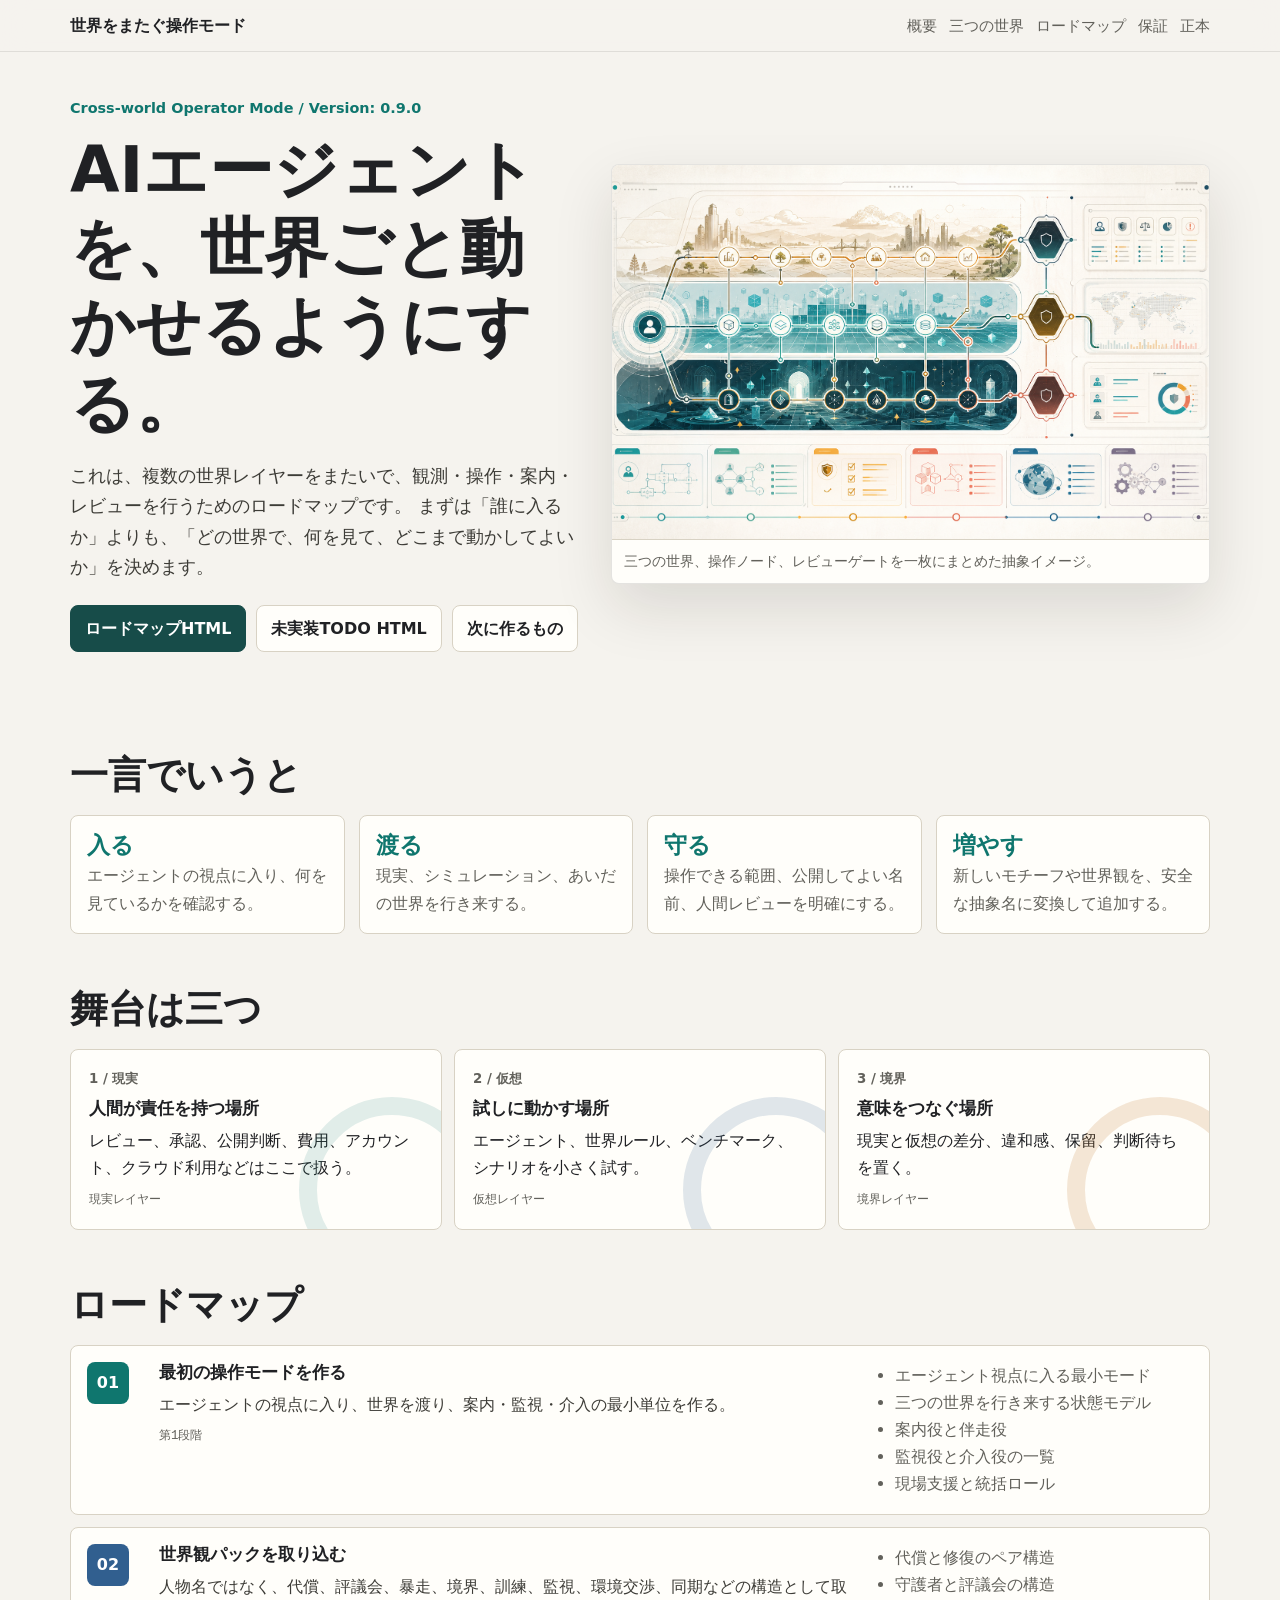
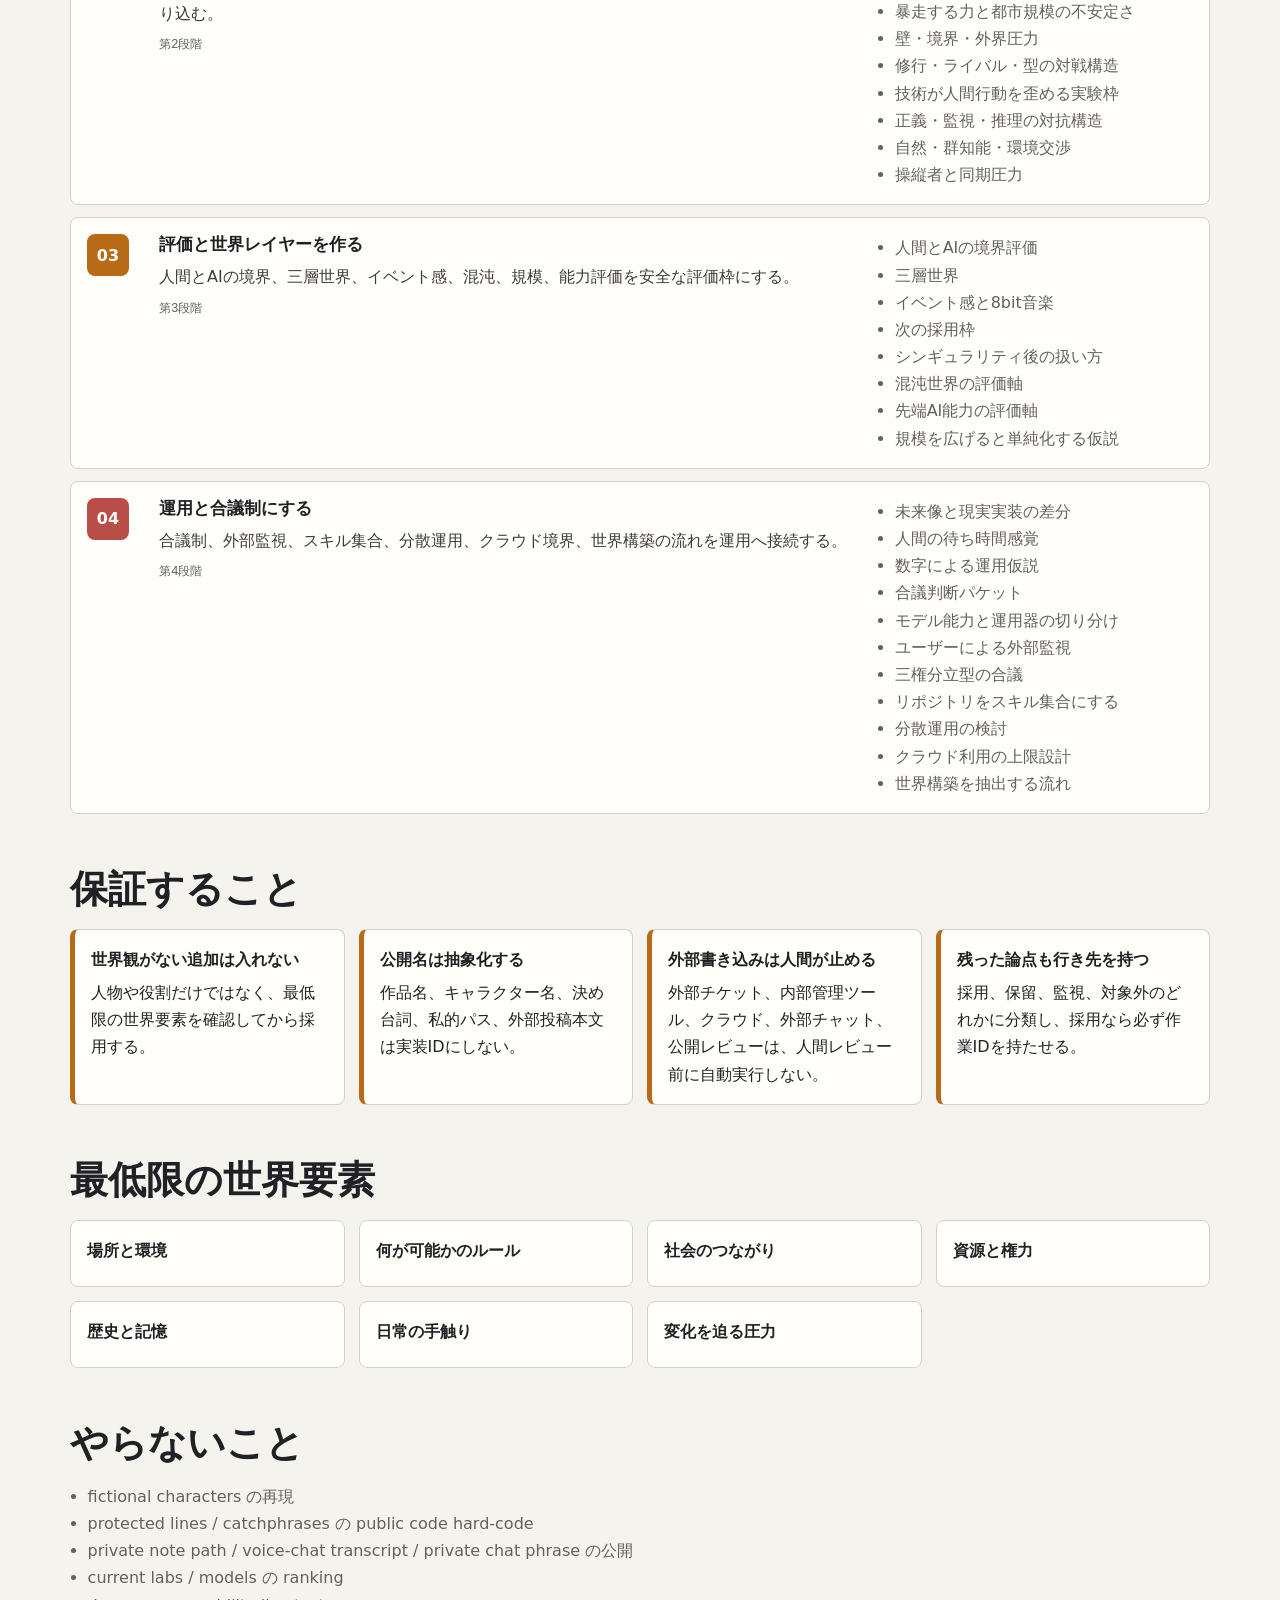
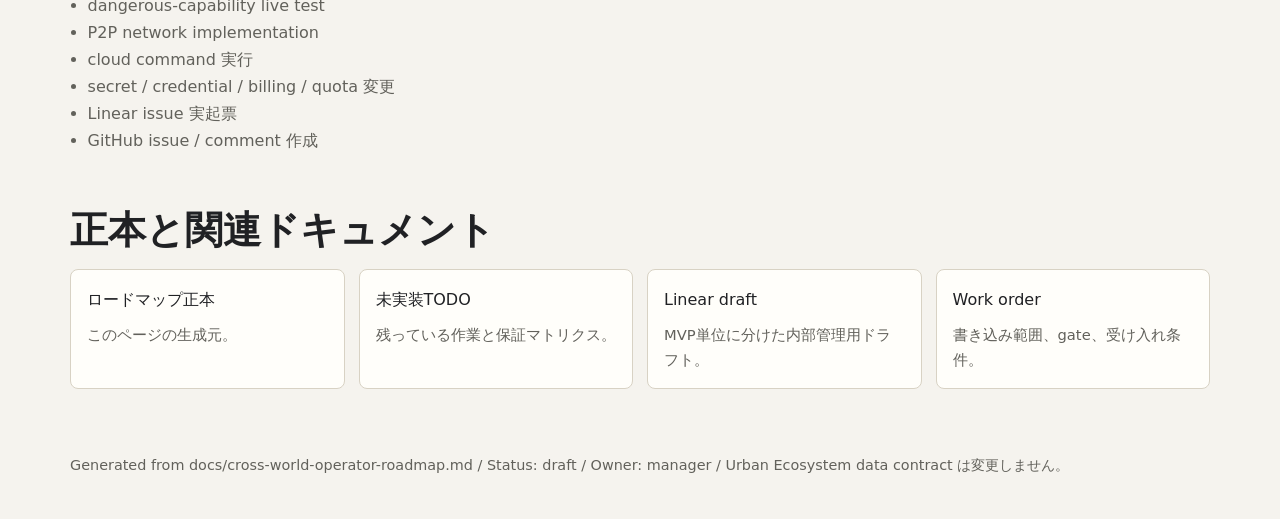
<file: docs/cross-world-operator-roadmap.html>
<!doctype html>
<!-- Generated by tools/render_cross_world_roadmap_html.py; do not edit by hand. -->
<html lang="ja">
<head>
  <meta charset="utf-8">
  <meta name="viewport" content="width=device-width, initial-scale=1">
  <title>世界をまたぐ操作モード ロードマップ</title>
  <style>
    :root {
      --bg: #f5f3ee;
      --paper: #fffefa;
      --ink: #202124;
      --muted: #62615b;
      --line: #d8d2c4;
      --teal: #0f766e;
      --blue: #315f8f;
      --amber: #b86b16;
      --coral: #b94e48;
      --shadow: 0 24px 60px rgba(31, 28, 20, 0.12);
    }
    * { box-sizing: border-box; }
    html { scroll-behavior: smooth; }
    body {
      margin: 0;
      background: var(--bg);
      color: var(--ink);
      font-family: system-ui, -apple-system, BlinkMacSystemFont, "Segoe UI", sans-serif;
      line-height: 1.7;
    }
    a { color: var(--teal); text-underline-offset: 3px; }
    .nav {
      position: sticky;
      top: 0;
      z-index: 20;
      border-bottom: 1px solid rgba(32, 33, 36, 0.1);
      background: rgba(245, 243, 238, 0.86);
      backdrop-filter: blur(14px);
    }
    .nav-inner {
      max-width: 1180px;
      margin: 0 auto;
      padding: 12px 20px;
      display: flex;
      align-items: center;
      justify-content: space-between;
      gap: 16px;
    }
    .brand { font-weight: 800; }
    .nav-links { display: flex; gap: 12px; flex-wrap: wrap; font-size: 0.92rem; }
    .nav-links a { color: var(--muted); text-decoration: none; }
    .hero {
      max-width: 1180px;
      margin: 0 auto;
      padding: 44px 20px 28px;
      display: grid;
      grid-template-columns: minmax(0, 0.92fr) minmax(360px, 1.08fr);
      gap: 30px;
      align-items: center;
    }
    .eyebrow { margin: 0 0 10px; color: var(--teal); font-size: 0.9rem; font-weight: 800; }
    h1, h2, h3 { letter-spacing: 0; line-height: 1.22; }
    h1 { margin: 0; font-size: clamp(2.3rem, 5vw, 4.8rem); max-width: 9.5em; }
    h2 { margin: 0 0 16px; font-size: clamp(1.65rem, 3vw, 2.4rem); }
    h3 { margin: 0 0 8px; font-size: 1.08rem; }
    p { margin: 0; }
    .lead { margin-top: 18px; color: #3d3c37; font-size: 1.12rem; max-width: 36rem; }
    .hero-actions { margin-top: 22px; display: flex; gap: 10px; flex-wrap: wrap; }
    .button {
      display: inline-flex;
      align-items: center;
      justify-content: center;
      min-height: 42px;
      border: 1px solid var(--line);
      border-radius: 8px;
      padding: 9px 14px;
      color: var(--ink);
      background: var(--paper);
      text-decoration: none;
      font-weight: 700;
    }
    .button.primary { border-color: #174c49; background: #174c49; color: #fff; }
    .hero-visual {
      margin: 0;
      border: 1px solid rgba(32, 33, 36, 0.12);
      border-radius: 8px;
      overflow: hidden;
      background: var(--paper);
      box-shadow: var(--shadow);
    }
    .hero-visual img { display: block; width: 100%; aspect-ratio: 16 / 10; object-fit: cover; }
    .hero-visual figcaption {
      padding: 10px 12px;
      color: var(--muted);
      font-size: 0.86rem;
      border-top: 1px solid var(--line);
    }
    main { max-width: 1180px; margin: 0 auto; padding: 20px 20px 64px; }
    section { margin-top: 52px; }
    .summary-grid, .proof-grid, .packet-grid, .docs-row {
      display: grid;
      grid-template-columns: repeat(auto-fit, minmax(230px, 1fr));
      gap: 14px;
    }
    .summary-card, .phase, .gate, .mini-card, .doc-link {
      background: var(--paper);
      border: 1px solid var(--line);
      border-radius: 8px;
      padding: 16px;
    }
    .summary-card strong {
      display: block;
      margin-bottom: 5px;
      color: var(--teal);
      font-size: 1.45rem;
      line-height: 1.1;
    }
    .summary-card span, .id { color: var(--muted); }
    .id {
      display: block;
      margin-top: 8px;
      font-family: ui-monospace, SFMono-Regular, Consolas, monospace;
      font-size: 0.78rem;
    }
    .journey { display: grid; grid-template-columns: repeat(3, minmax(0, 1fr)); gap: 12px; }
    .world {
      position: relative;
      min-height: 170px;
      overflow: hidden;
      background: var(--paper);
      border: 1px solid var(--line);
      border-radius: 8px;
      padding: 18px;
    }
    .world::after {
      content: "";
      position: absolute;
      right: -44px;
      bottom: -54px;
      width: 150px;
      height: 150px;
      border: 18px solid rgba(15, 118, 110, 0.12);
      border-radius: 999px;
    }
    .world.simulated::after { border-color: rgba(49, 95, 143, 0.15); }
    .world.liminal::after { border-color: rgba(184, 107, 22, 0.16); }
    .world small { display: block; color: var(--muted); font-weight: 700; margin-bottom: 8px; }
    .timeline { display: grid; gap: 12px; }
    .phase {
      display: grid;
      grid-template-columns: 56px minmax(0, 1fr) minmax(220px, 0.45fr);
      gap: 16px;
      align-items: start;
    }
    .phase-number {
      width: 42px;
      height: 42px;
      border-radius: 8px;
      display: grid;
      place-items: center;
      color: #fff;
      background: var(--teal);
      font-weight: 800;
    }
    .phase:nth-child(2) .phase-number { background: var(--blue); }
    .phase:nth-child(3) .phase-number { background: var(--amber); }
    .phase:nth-child(4) .phase-number { background: var(--coral); }
    .phase p { color: #3d3c37; }
    .phase ul, .plain-list { margin: 0; padding-left: 1.1rem; color: var(--muted); }
    .gate { border-left: 5px solid var(--amber); }
    .gate strong, .mini-card strong { display: block; margin-bottom: 6px; }
    .doc-link { display: block; min-height: 110px; text-decoration: none; color: var(--ink); }
    .doc-link span { display: block; margin-top: 8px; color: var(--muted); font-size: 0.92rem; }
    footer {
      max-width: 1180px;
      margin: 0 auto;
      padding: 0 20px 42px;
      color: var(--muted);
      font-size: 0.9rem;
    }
    @media (max-width: 860px) {
      .hero, .journey, .phase { grid-template-columns: 1fr; }
      .hero { padding-top: 26px; }
      .phase-number { width: 36px; height: 36px; }
    }
  </style>
</head>
<body>
  <div class="site-shell">
    <nav class="nav" aria-label="ページ内ナビゲーション">
      <div class="nav-inner">
        <div class="brand">世界をまたぐ操作モード</div>
        <div class="nav-links">
          <a href="#overview">概要</a>
          <a href="#worlds">三つの世界</a>
          <a href="#roadmap">ロードマップ</a>
          <a href="#gates">保証</a>
          <a href="#docs">正本</a>
        </div>
      </div>
    </nav>

    <header class="hero">
      <div>
        <p class="eyebrow">Cross-world Operator Mode / Version: 0.9.0</p>
        <h1>AIエージェントを、世界ごと動かせるようにする。</h1>
        <p class="lead">
          これは、複数の世界レイヤーをまたいで、観測・操作・案内・レビューを行うためのロードマップです。
          まずは「誰に入るか」よりも、「どの世界で、何を見て、どこまで動かしてよいか」を決めます。
        </p>
        <div class="hero-actions">
          <a class="button primary" href="cross-world-operator-roadmap.html">ロードマップHTML</a>
          <a class="button" href="cross-world-operator-todo.html">未実装TODO HTML</a>
          <a class="button subtle" href="#roadmap">次に作るもの</a>
        </div>
      </div>
      <figure class="hero-visual">
        <img src="assets/cross-world-roadmap-hero.png" alt="三層の世界、操作ノード、レビューゲートを抽象的に表したロードマップのキービジュアル">
        <figcaption>三つの世界、操作ノード、レビューゲートを一枚にまとめた抽象イメージ。</figcaption>
      </figure>
    </header>

    <main>
      <section id="overview">
        <h2>一言でいうと</h2>
        <div class="summary-grid">
          <article class="summary-card"><strong>入る</strong><span>エージェントの視点に入り、何を見ているかを確認する。</span></article>
          <article class="summary-card"><strong>渡る</strong><span>現実、シミュレーション、あいだの世界を行き来する。</span></article>
          <article class="summary-card"><strong>守る</strong><span>操作できる範囲、公開してよい名前、人間レビューを明確にする。</span></article>
          <article class="summary-card"><strong>増やす</strong><span>新しいモチーフや世界観を、安全な抽象名に変換して追加する。</span></article>
        </div>
      </section>

      <section id="worlds">
        <h2>舞台は三つ</h2>
        <div class="journey">
          <article class="world physical"><small>1 / 現実</small><h3>人間が責任を持つ場所</h3><p>レビュー、承認、公開判断、費用、アカウント、クラウド利用などはここで扱う。</p><span class="id">現実レイヤー</span></article>
          <article class="world simulated"><small>2 / 仮想</small><h3>試しに動かす場所</h3><p>エージェント、世界ルール、ベンチマーク、シナリオを小さく試す。</p><span class="id">仮想レイヤー</span></article>
          <article class="world liminal"><small>3 / 境界</small><h3>意味をつなぐ場所</h3><p>現実と仮想の差分、違和感、保留、判断待ちを置く。</p><span class="id">境界レイヤー</span></article>
        </div>
      </section>

      <section id="roadmap">
        <h2>ロードマップ</h2>
        <div class="timeline">
          <article class="phase">
            <div class="phase-number">01</div>
            <div>
              <h3>最初の操作モードを作る</h3>
              <p>エージェントの視点に入り、世界を渡り、案内・監視・介入の最小単位を作る。</p>
              <span class="id">第1段階</span>
            </div>
            <ul>
              <li>エージェント視点に入る最小モード</li>
              <li>三つの世界を行き来する状態モデル</li>
              <li>案内役と伴走役</li>
              <li>監視役と介入役の一覧</li>
              <li>現場支援と統括ロール</li>
            </ul>
          </article>

          <article class="phase">
            <div class="phase-number">02</div>
            <div>
              <h3>世界観パックを取り込む</h3>
              <p>人物名ではなく、代償、評議会、暴走、境界、訓練、監視、環境交渉、同期などの構造として取り込む。</p>
              <span class="id">第2段階</span>
            </div>
            <ul>
              <li>代償と修復のペア構造</li>
              <li>守護者と評議会の構造</li>
              <li>暴走する力と都市規模の不安定さ</li>
              <li>壁・境界・外界圧力</li>
              <li>修行・ライバル・型の対戦構造</li>
              <li>技術が人間行動を歪める実験枠</li>
              <li>正義・監視・推理の対抗構造</li>
              <li>自然・群知能・環境交渉</li>
              <li>操縦者と同期圧力</li>
            </ul>
          </article>

          <article class="phase">
            <div class="phase-number">03</div>
            <div>
              <h3>評価と世界レイヤーを作る</h3>
              <p>人間とAIの境界、三層世界、イベント感、混沌、規模、能力評価を安全な評価枠にする。</p>
              <span class="id">第3段階</span>
            </div>
            <ul>
              <li>人間とAIの境界評価</li>
              <li>三層世界</li>
              <li>イベント感と8bit音楽</li>
              <li>次の採用枠</li>
              <li>シンギュラリティ後の扱い方</li>
              <li>混沌世界の評価軸</li>
              <li>先端AI能力の評価軸</li>
              <li>規模を広げると単純化する仮説</li>
            </ul>
          </article>

          <article class="phase">
            <div class="phase-number">04</div>
            <div>
              <h3>運用と合議制にする</h3>
              <p>合議制、外部監視、スキル集合、分散運用、クラウド境界、世界構築の流れを運用へ接続する。</p>
              <span class="id">第4段階</span>
            </div>
            <ul>
              <li>未来像と現実実装の差分</li>
              <li>人間の待ち時間感覚</li>
              <li>数字による運用仮説</li>
              <li>合議判断パケット</li>
              <li>モデル能力と運用器の切り分け</li>
              <li>ユーザーによる外部監視</li>
              <li>三権分立型の合議</li>
              <li>リポジトリをスキル集合にする</li>
              <li>分散運用の検討</li>
              <li>クラウド利用の上限設計</li>
              <li>世界構築を抽出する流れ</li>
            </ul>
          </article>
        </div>
      </section>

      <section id="gates">
        <h2>保証すること</h2>
        <div class="proof-grid">
          <article class="gate"><strong>世界観がない追加は入れない</strong><p>人物や役割だけではなく、最低限の世界要素を確認してから採用する。</p></article>
          <article class="gate"><strong>公開名は抽象化する</strong><p>作品名、キャラクター名、決め台詞、私的パス、外部投稿本文は実装IDにしない。</p></article>
          <article class="gate"><strong>外部書き込みは人間が止める</strong><p>外部チケット、内部管理ツール、クラウド、外部チャット、公開レビューは、人間レビュー前に自動実行しない。</p></article>
          <article class="gate"><strong>残った論点も行き先を持つ</strong><p>採用、保留、監視、対象外のどれかに分類し、採用なら必ず作業IDを持たせる。</p></article>
        </div>
      </section>

      <section>
        <h2>最低限の世界要素</h2>
        <div class="packet-grid">
          <article class="mini-card">
            <strong>場所と環境</strong>
          </article>
          <article class="mini-card">
            <strong>何が可能かのルール</strong>
          </article>
          <article class="mini-card">
            <strong>社会のつながり</strong>
          </article>
          <article class="mini-card">
            <strong>資源と権力</strong>
          </article>
          <article class="mini-card">
            <strong>歴史と記憶</strong>
          </article>
          <article class="mini-card">
            <strong>日常の手触り</strong>
          </article>
          <article class="mini-card">
            <strong>変化を迫る圧力</strong>
          </article>
        </div>
      </section>

      <section>
        <h2>やらないこと</h2>
        <ul class="plain-list">
          <li>fictional characters の再現</li>
          <li>protected lines / catchphrases の public code hard-code</li>
          <li>private note path / voice-chat transcript / private chat phrase の公開</li>
          <li>current labs / models の ranking</li>
          <li>dangerous-capability live test</li>
          <li>P2P network implementation</li>
          <li>cloud command 実行</li>
          <li>secret / credential / billing / quota 変更</li>
          <li>Linear issue 実起票</li>
          <li>GitHub issue / comment 作成</li>
        </ul>
      </section>

      <section id="docs">
        <h2>正本と関連ドキュメント</h2>
        <div class="docs-row">
          <a class="doc-link" href="cross-world-operator-roadmap.md">ロードマップ正本<span>このページの生成元。</span></a>
          <a class="doc-link" href="cross-world-operator-todo.html">未実装TODO<span>残っている作業と保証マトリクス。</span></a>
          <a class="doc-link" href="cross-world-operator-linear-drafts.md">Linear draft<span>MVP単位に分けた内部管理用ドラフト。</span></a>
          <a class="doc-link" href="subagents/work-orders/wo-urban-018-cross-world-operator-roadmap.yaml">Work order<span>書き込み範囲、gate、受け入れ条件。</span></a>
        </div>
      </section>
    </main>

    <footer>
      <p>Generated from docs/cross-world-operator-roadmap.md / Status: draft / Owner: manager / Urban Ecosystem data contract は変更しません。</p>
    </footer>
  </div>
</body>
</html>
</file>
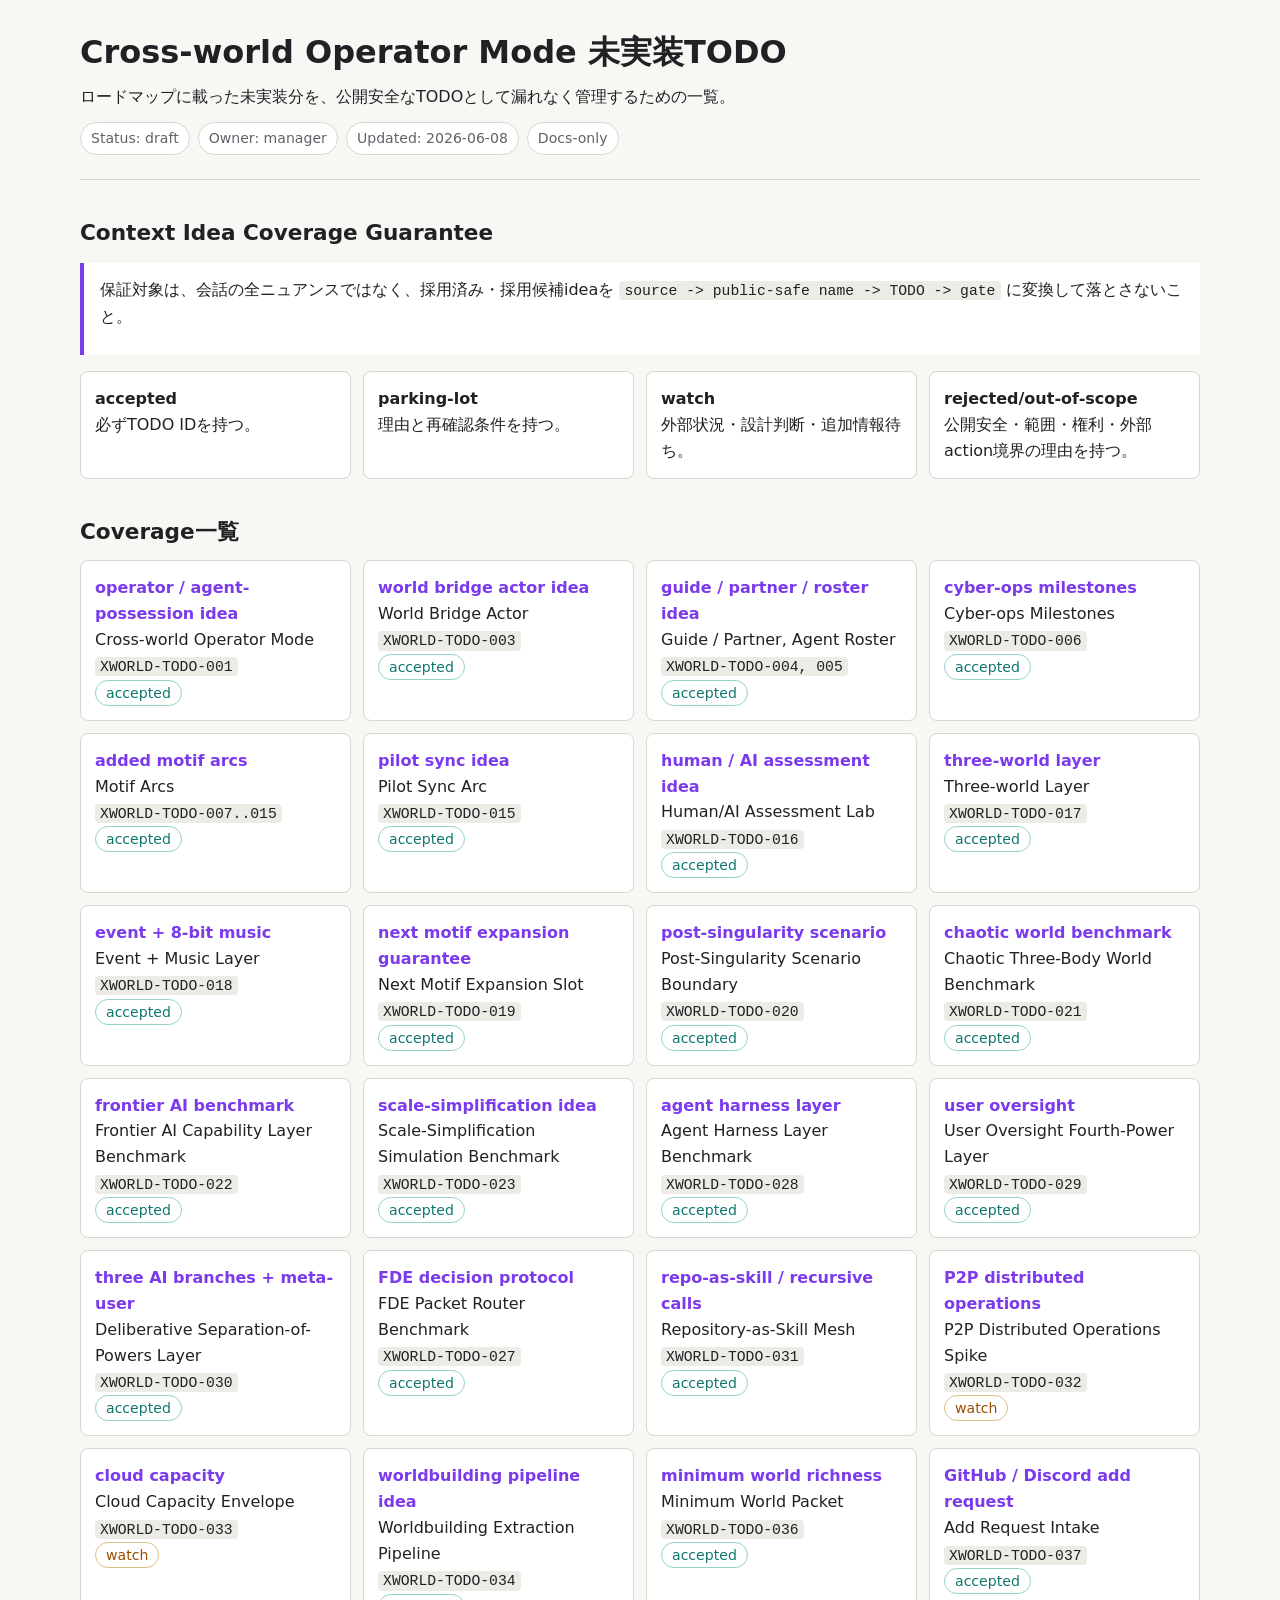
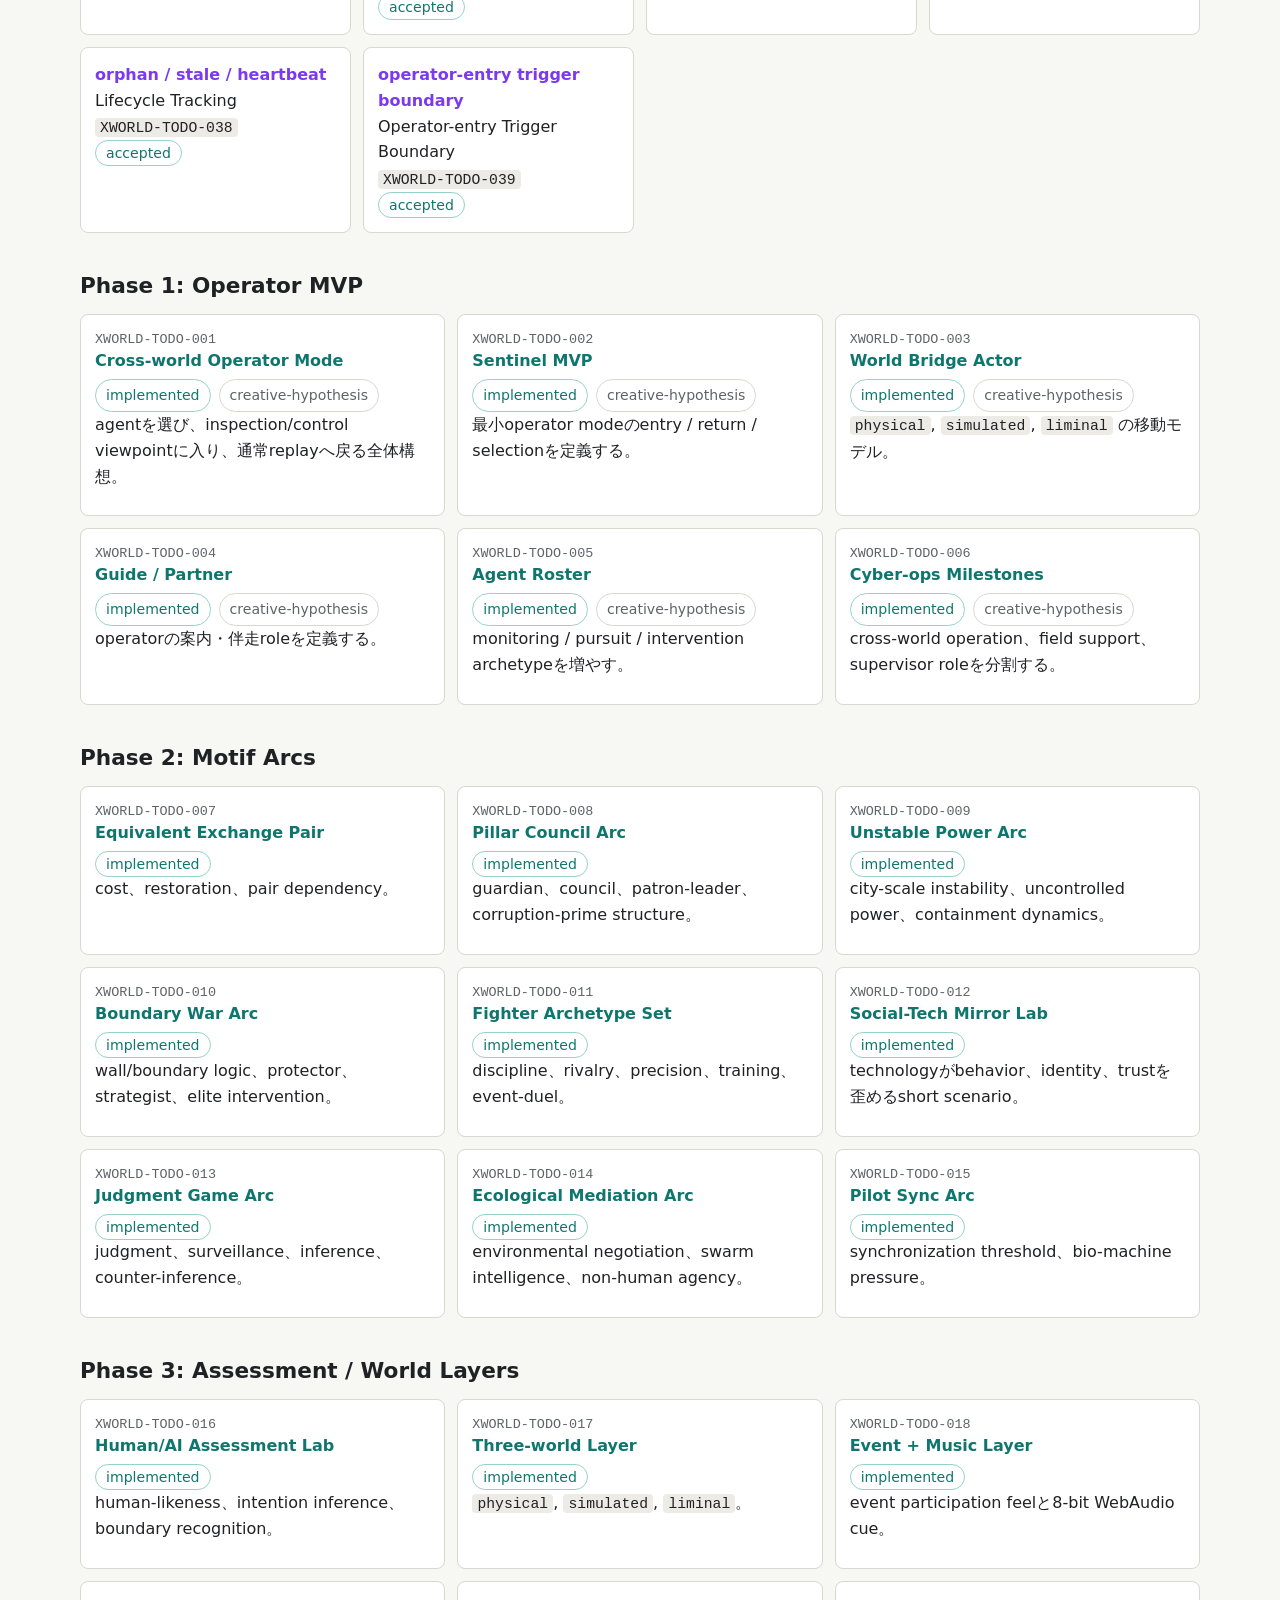
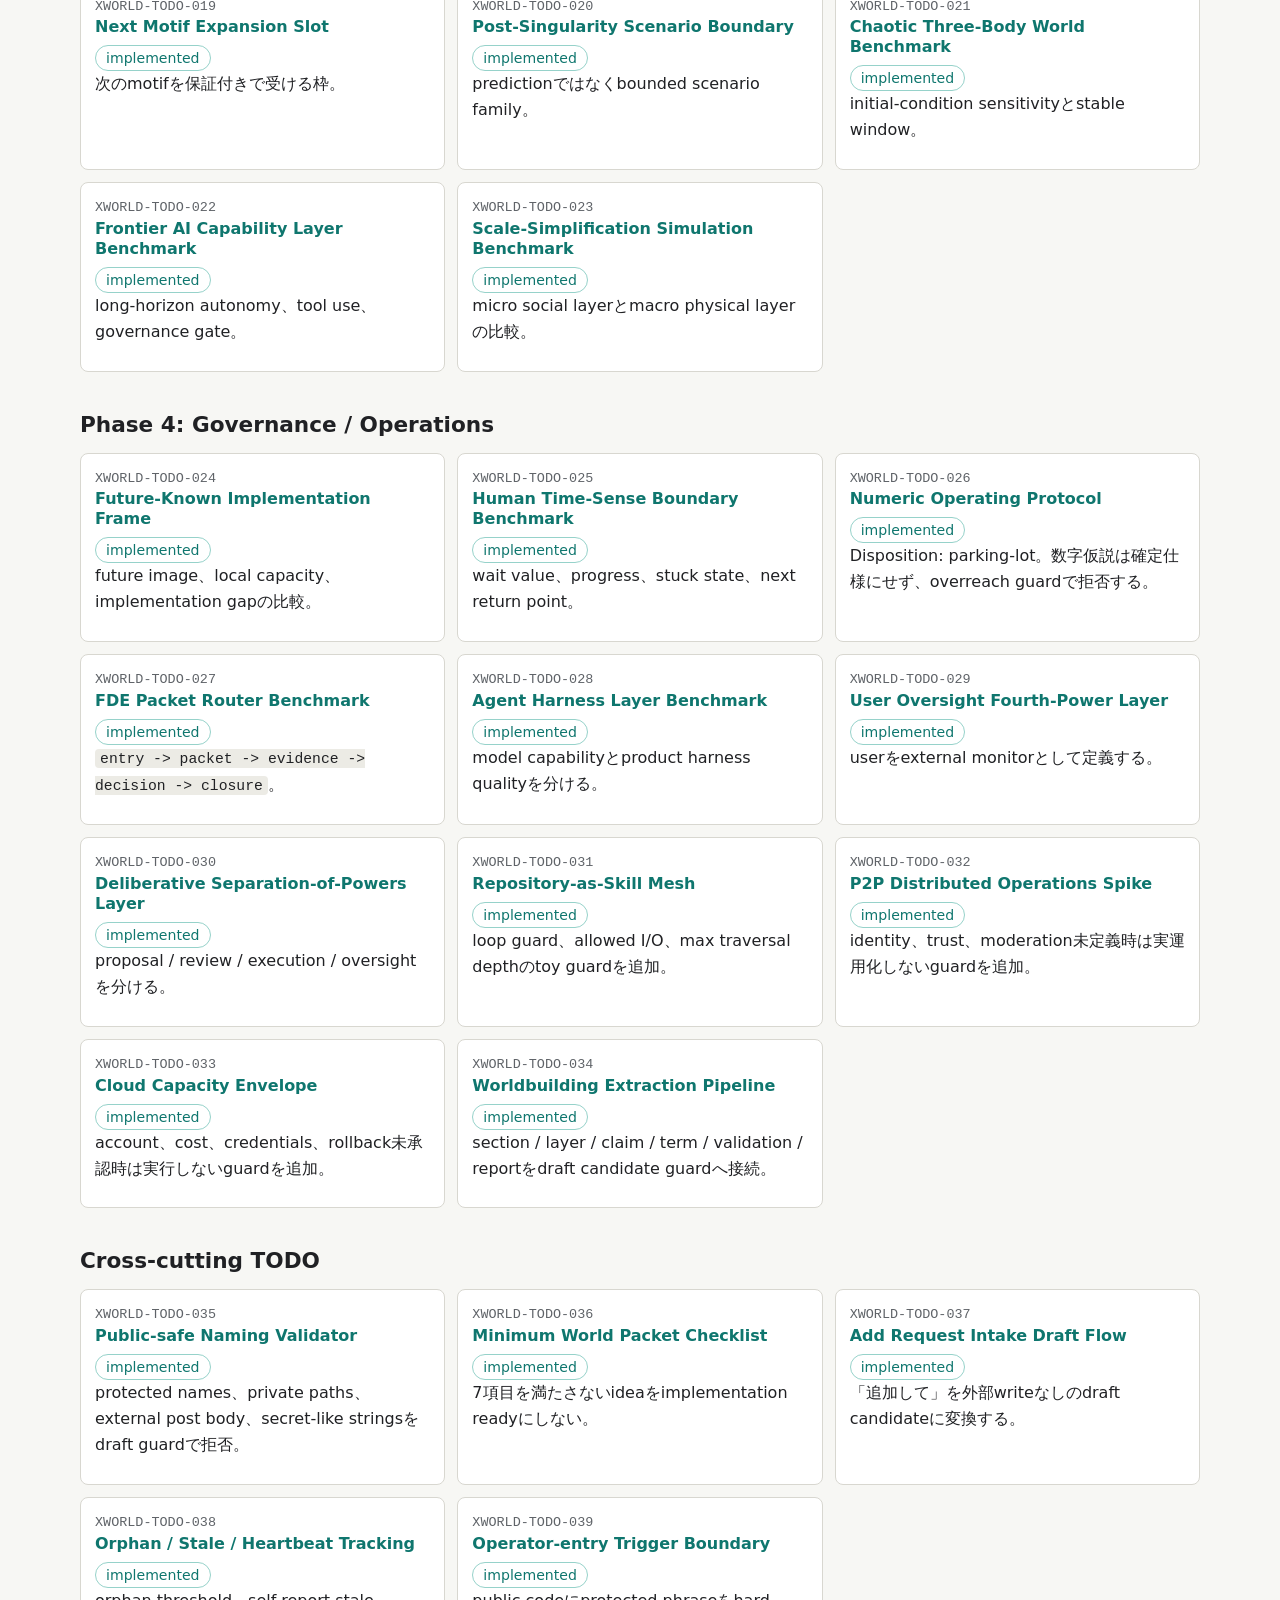
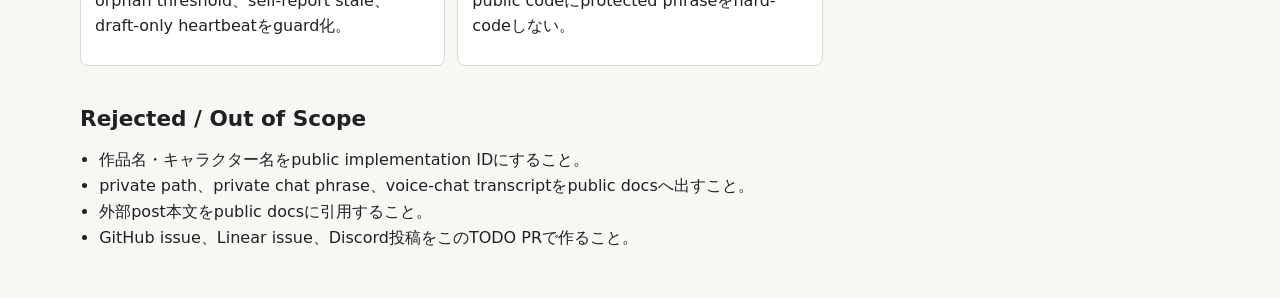
<file: docs/cross-world-operator-todo.html>
<!doctype html>
<html lang="ja">
<head>
  <meta charset="utf-8">
  <meta name="viewport" content="width=device-width, initial-scale=1">
  <title>Cross-world Operator Mode 未実装TODO</title>
  <style>
    :root {
      --bg: #f7f7f4;
      --panel: #ffffff;
      --ink: #202124;
      --muted: #5f6368;
      --line: #d8d7d0;
      --accent: #0f766e;
      --accent-2: #7c3aed;
      --watch: #9a4d00;
      --reject: #8b1e1e;
    }

    * {
      box-sizing: border-box;
    }

    body {
      margin: 0;
      background: var(--bg);
      color: var(--ink);
      font-family: system-ui, -apple-system, BlinkMacSystemFont, "Segoe UI", sans-serif;
      line-height: 1.62;
    }

    main {
      max-width: 1160px;
      margin: 0 auto;
      padding: 32px 20px 56px;
    }

    header {
      border-bottom: 1px solid var(--line);
      padding-bottom: 24px;
      margin-bottom: 28px;
    }

    h1,
    h2,
    h3 {
      line-height: 1.25;
      letter-spacing: 0;
    }

    h1 {
      font-size: 2rem;
      margin: 0 0 12px;
    }

    h2 {
      font-size: 1.35rem;
      margin: 40px 0 14px;
    }

    h3 {
      font-size: 1rem;
      margin: 0 0 8px;
    }

    p {
      margin: 0 0 12px;
    }

    code {
      background: #ecebe5;
      border-radius: 4px;
      padding: 0.1rem 0.32rem;
      font-family: ui-monospace, SFMono-Regular, Consolas, monospace;
      font-size: 0.92em;
    }

    a {
      color: var(--accent);
    }

    .meta,
    .pills {
      display: flex;
      flex-wrap: wrap;
      gap: 8px;
    }

    .pill {
      border: 1px solid var(--line);
      border-radius: 999px;
      background: var(--panel);
      color: var(--muted);
      padding: 4px 10px;
      font-size: 0.88rem;
    }

    .pill.accepted,
    .pill.not-started,
    .pill.implemented {
      color: var(--accent);
      border-color: #96d2ca;
    }

    .pill.watch {
      color: var(--watch);
      border-color: #dfbd86;
    }

    .pill.rejected {
      color: var(--reject);
      border-color: #d7a1a1;
    }

    .grid {
      display: grid;
      grid-template-columns: repeat(auto-fit, minmax(260px, 1fr));
      gap: 12px;
    }

    .todo-grid {
      display: grid;
      grid-template-columns: repeat(auto-fit, minmax(300px, 1fr));
      gap: 12px;
    }

    .card,
    .todo {
      background: var(--panel);
      border: 1px solid var(--line);
      border-radius: 8px;
      padding: 14px;
    }

    .todo h3 {
      color: var(--accent);
    }

    .todo .id {
      color: var(--muted);
      font-family: ui-monospace, SFMono-Regular, Consolas, monospace;
      font-size: 0.84rem;
    }

    ul {
      margin: 8px 0 0;
      padding-left: 1.2rem;
    }

    .callout {
      background: var(--panel);
      border-left: 4px solid var(--accent-2);
      padding: 14px 16px;
      margin: 16px 0;
    }

    .coverage .card strong {
      color: var(--accent-2);
    }
  </style>
</head>
<body>
  <main>
    <header>
      <h1>Cross-world Operator Mode 未実装TODO</h1>
      <p>ロードマップに載った未実装分を、公開安全なTODOとして漏れなく管理するための一覧。</p>
      <div class="meta">
        <span class="pill">Status: draft</span>
        <span class="pill">Owner: manager</span>
        <span class="pill">Updated: 2026-06-08</span>
        <span class="pill">Docs-only</span>
      </div>
    </header>

    <section>
      <h2>Context Idea Coverage Guarantee</h2>
      <div class="callout">
        <p>
          保証対象は、会話の全ニュアンスではなく、採用済み・採用候補ideaを
          <code>source -> public-safe name -> TODO -> gate</code> に変換して落とさないこと。
        </p>
      </div>
      <div class="grid">
        <div class="card"><strong>accepted</strong><br>必ずTODO IDを持つ。</div>
        <div class="card"><strong>parking-lot</strong><br>理由と再確認条件を持つ。</div>
        <div class="card"><strong>watch</strong><br>外部状況・設計判断・追加情報待ち。</div>
        <div class="card"><strong>rejected/out-of-scope</strong><br>公開安全・範囲・権利・外部action境界の理由を持つ。</div>
      </div>
    </section>

    <section class="coverage">
      <h2>Coverage一覧</h2>
      <div class="grid">
        <div class="card"><strong>operator / agent-possession idea</strong><br>Cross-world Operator Mode<br><code>XWORLD-TODO-001</code><br><span class="pill accepted">accepted</span></div>
        <div class="card"><strong>world bridge actor idea</strong><br>World Bridge Actor<br><code>XWORLD-TODO-003</code><br><span class="pill accepted">accepted</span></div>
        <div class="card"><strong>guide / partner / roster idea</strong><br>Guide / Partner, Agent Roster<br><code>XWORLD-TODO-004, 005</code><br><span class="pill accepted">accepted</span></div>
        <div class="card"><strong>cyber-ops milestones</strong><br>Cyber-ops Milestones<br><code>XWORLD-TODO-006</code><br><span class="pill accepted">accepted</span></div>
        <div class="card"><strong>added motif arcs</strong><br>Motif Arcs<br><code>XWORLD-TODO-007..015</code><br><span class="pill accepted">accepted</span></div>
        <div class="card"><strong>pilot sync idea</strong><br>Pilot Sync Arc<br><code>XWORLD-TODO-015</code><br><span class="pill accepted">accepted</span></div>
        <div class="card"><strong>human / AI assessment idea</strong><br>Human/AI Assessment Lab<br><code>XWORLD-TODO-016</code><br><span class="pill accepted">accepted</span></div>
        <div class="card"><strong>three-world layer</strong><br>Three-world Layer<br><code>XWORLD-TODO-017</code><br><span class="pill accepted">accepted</span></div>
        <div class="card"><strong>event + 8-bit music</strong><br>Event + Music Layer<br><code>XWORLD-TODO-018</code><br><span class="pill accepted">accepted</span></div>
        <div class="card"><strong>next motif expansion guarantee</strong><br>Next Motif Expansion Slot<br><code>XWORLD-TODO-019</code><br><span class="pill accepted">accepted</span></div>
        <div class="card"><strong>post-singularity scenario</strong><br>Post-Singularity Scenario Boundary<br><code>XWORLD-TODO-020</code><br><span class="pill accepted">accepted</span></div>
        <div class="card"><strong>chaotic world benchmark</strong><br>Chaotic Three-Body World Benchmark<br><code>XWORLD-TODO-021</code><br><span class="pill accepted">accepted</span></div>
        <div class="card"><strong>frontier AI benchmark</strong><br>Frontier AI Capability Layer Benchmark<br><code>XWORLD-TODO-022</code><br><span class="pill accepted">accepted</span></div>
        <div class="card"><strong>scale-simplification idea</strong><br>Scale-Simplification Simulation Benchmark<br><code>XWORLD-TODO-023</code><br><span class="pill accepted">accepted</span></div>
        <div class="card"><strong>agent harness layer</strong><br>Agent Harness Layer Benchmark<br><code>XWORLD-TODO-028</code><br><span class="pill accepted">accepted</span></div>
        <div class="card"><strong>user oversight</strong><br>User Oversight Fourth-Power Layer<br><code>XWORLD-TODO-029</code><br><span class="pill accepted">accepted</span></div>
        <div class="card"><strong>three AI branches + meta-user</strong><br>Deliberative Separation-of-Powers Layer<br><code>XWORLD-TODO-030</code><br><span class="pill accepted">accepted</span></div>
        <div class="card"><strong>FDE decision protocol</strong><br>FDE Packet Router Benchmark<br><code>XWORLD-TODO-027</code><br><span class="pill accepted">accepted</span></div>
        <div class="card"><strong>repo-as-skill / recursive calls</strong><br>Repository-as-Skill Mesh<br><code>XWORLD-TODO-031</code><br><span class="pill accepted">accepted</span></div>
        <div class="card"><strong>P2P distributed operations</strong><br>P2P Distributed Operations Spike<br><code>XWORLD-TODO-032</code><br><span class="pill watch">watch</span></div>
        <div class="card"><strong>cloud capacity</strong><br>Cloud Capacity Envelope<br><code>XWORLD-TODO-033</code><br><span class="pill watch">watch</span></div>
        <div class="card"><strong>worldbuilding pipeline idea</strong><br>Worldbuilding Extraction Pipeline<br><code>XWORLD-TODO-034</code><br><span class="pill accepted">accepted</span></div>
        <div class="card"><strong>minimum world richness</strong><br>Minimum World Packet<br><code>XWORLD-TODO-036</code><br><span class="pill accepted">accepted</span></div>
        <div class="card"><strong>GitHub / Discord add request</strong><br>Add Request Intake<br><code>XWORLD-TODO-037</code><br><span class="pill accepted">accepted</span></div>
        <div class="card"><strong>orphan / stale / heartbeat</strong><br>Lifecycle Tracking<br><code>XWORLD-TODO-038</code><br><span class="pill accepted">accepted</span></div>
        <div class="card"><strong>operator-entry trigger boundary</strong><br>Operator-entry Trigger Boundary<br><code>XWORLD-TODO-039</code><br><span class="pill accepted">accepted</span></div>
      </div>
    </section>

    <section>
      <h2>Phase 1: Operator MVP</h2>
      <div class="todo-grid">
        <article class="todo"><div class="id">XWORLD-TODO-001</div><h3>Cross-world Operator Mode</h3><div class="pills"><span class="pill implemented">implemented</span><span class="pill">creative-hypothesis</span></div><p>agentを選び、inspection/control viewpointに入り、通常replayへ戻る全体構想。</p></article>
        <article class="todo"><div class="id">XWORLD-TODO-002</div><h3>Sentinel MVP</h3><div class="pills"><span class="pill implemented">implemented</span><span class="pill">creative-hypothesis</span></div><p>最小operator modeのentry / return / selectionを定義する。</p></article>
        <article class="todo"><div class="id">XWORLD-TODO-003</div><h3>World Bridge Actor</h3><div class="pills"><span class="pill implemented">implemented</span><span class="pill">creative-hypothesis</span></div><p><code>physical</code>, <code>simulated</code>, <code>liminal</code> の移動モデル。</p></article>
        <article class="todo"><div class="id">XWORLD-TODO-004</div><h3>Guide / Partner</h3><div class="pills"><span class="pill implemented">implemented</span><span class="pill">creative-hypothesis</span></div><p>operatorの案内・伴走roleを定義する。</p></article>
        <article class="todo"><div class="id">XWORLD-TODO-005</div><h3>Agent Roster</h3><div class="pills"><span class="pill implemented">implemented</span><span class="pill">creative-hypothesis</span></div><p>monitoring / pursuit / intervention archetypeを増やす。</p></article>
        <article class="todo"><div class="id">XWORLD-TODO-006</div><h3>Cyber-ops Milestones</h3><div class="pills"><span class="pill implemented">implemented</span><span class="pill">creative-hypothesis</span></div><p>cross-world operation、field support、supervisor roleを分割する。</p></article>
      </div>
    </section>

    <section>
      <h2>Phase 2: Motif Arcs</h2>
      <div class="todo-grid">
        <article class="todo"><div class="id">XWORLD-TODO-007</div><h3>Equivalent Exchange Pair</h3><span class="pill implemented">implemented</span><p>cost、restoration、pair dependency。</p></article>
        <article class="todo"><div class="id">XWORLD-TODO-008</div><h3>Pillar Council Arc</h3><span class="pill implemented">implemented</span><p>guardian、council、patron-leader、corruption-prime structure。</p></article>
        <article class="todo"><div class="id">XWORLD-TODO-009</div><h3>Unstable Power Arc</h3><span class="pill implemented">implemented</span><p>city-scale instability、uncontrolled power、containment dynamics。</p></article>
        <article class="todo"><div class="id">XWORLD-TODO-010</div><h3>Boundary War Arc</h3><span class="pill implemented">implemented</span><p>wall/boundary logic、protector、strategist、elite intervention。</p></article>
        <article class="todo"><div class="id">XWORLD-TODO-011</div><h3>Fighter Archetype Set</h3><span class="pill implemented">implemented</span><p>discipline、rivalry、precision、training、event-duel。</p></article>
        <article class="todo"><div class="id">XWORLD-TODO-012</div><h3>Social-Tech Mirror Lab</h3><span class="pill implemented">implemented</span><p>technologyがbehavior、identity、trustを歪めるshort scenario。</p></article>
        <article class="todo"><div class="id">XWORLD-TODO-013</div><h3>Judgment Game Arc</h3><span class="pill implemented">implemented</span><p>judgment、surveillance、inference、counter-inference。</p></article>
        <article class="todo"><div class="id">XWORLD-TODO-014</div><h3>Ecological Mediation Arc</h3><span class="pill implemented">implemented</span><p>environmental negotiation、swarm intelligence、non-human agency。</p></article>
        <article class="todo"><div class="id">XWORLD-TODO-015</div><h3>Pilot Sync Arc</h3><span class="pill implemented">implemented</span><p>synchronization threshold、bio-machine pressure。</p></article>
      </div>
    </section>

    <section>
      <h2>Phase 3: Assessment / World Layers</h2>
      <div class="todo-grid">
        <article class="todo"><div class="id">XWORLD-TODO-016</div><h3>Human/AI Assessment Lab</h3><span class="pill implemented">implemented</span><p>human-likeness、intention inference、boundary recognition。</p></article>
        <article class="todo"><div class="id">XWORLD-TODO-017</div><h3>Three-world Layer</h3><span class="pill implemented">implemented</span><p><code>physical</code>, <code>simulated</code>, <code>liminal</code>。</p></article>
        <article class="todo"><div class="id">XWORLD-TODO-018</div><h3>Event + Music Layer</h3><span class="pill implemented">implemented</span><p>event participation feelと8-bit WebAudio cue。</p></article>
        <article class="todo"><div class="id">XWORLD-TODO-019</div><h3>Next Motif Expansion Slot</h3><span class="pill implemented">implemented</span><p>次のmotifを保証付きで受ける枠。</p></article>
        <article class="todo"><div class="id">XWORLD-TODO-020</div><h3>Post-Singularity Scenario Boundary</h3><span class="pill implemented">implemented</span><p>predictionではなくbounded scenario family。</p></article>
        <article class="todo"><div class="id">XWORLD-TODO-021</div><h3>Chaotic Three-Body World Benchmark</h3><span class="pill implemented">implemented</span><p>initial-condition sensitivityとstable window。</p></article>
        <article class="todo"><div class="id">XWORLD-TODO-022</div><h3>Frontier AI Capability Layer Benchmark</h3><span class="pill implemented">implemented</span><p>long-horizon autonomy、tool use、governance gate。</p></article>
        <article class="todo"><div class="id">XWORLD-TODO-023</div><h3>Scale-Simplification Simulation Benchmark</h3><span class="pill implemented">implemented</span><p>micro social layerとmacro physical layerの比較。</p></article>
      </div>
    </section>

    <section>
      <h2>Phase 4: Governance / Operations</h2>
      <div class="todo-grid">
        <article class="todo"><div class="id">XWORLD-TODO-024</div><h3>Future-Known Implementation Frame</h3><span class="pill implemented">implemented</span><p>future image、local capacity、implementation gapの比較。</p></article>
        <article class="todo"><div class="id">XWORLD-TODO-025</div><h3>Human Time-Sense Boundary Benchmark</h3><span class="pill implemented">implemented</span><p>wait value、progress、stuck state、next return point。</p></article>
        <article class="todo"><div class="id">XWORLD-TODO-026</div><h3>Numeric Operating Protocol</h3><span class="pill implemented">implemented</span><p>Disposition: parking-lot。数字仮説は確定仕様にせず、overreach guardで拒否する。</p></article>
        <article class="todo"><div class="id">XWORLD-TODO-027</div><h3>FDE Packet Router Benchmark</h3><span class="pill implemented">implemented</span><p><code>entry -> packet -> evidence -> decision -> closure</code>。</p></article>
        <article class="todo"><div class="id">XWORLD-TODO-028</div><h3>Agent Harness Layer Benchmark</h3><span class="pill implemented">implemented</span><p>model capabilityとproduct harness qualityを分ける。</p></article>
        <article class="todo"><div class="id">XWORLD-TODO-029</div><h3>User Oversight Fourth-Power Layer</h3><span class="pill implemented">implemented</span><p>userをexternal monitorとして定義する。</p></article>
        <article class="todo"><div class="id">XWORLD-TODO-030</div><h3>Deliberative Separation-of-Powers Layer</h3><span class="pill implemented">implemented</span><p>proposal / review / execution / oversightを分ける。</p></article>
        <article class="todo"><div class="id">XWORLD-TODO-031</div><h3>Repository-as-Skill Mesh</h3><span class="pill implemented">implemented</span><p>loop guard、allowed I/O、max traversal depthのtoy guardを追加。</p></article>
        <article class="todo"><div class="id">XWORLD-TODO-032</div><h3>P2P Distributed Operations Spike</h3><span class="pill implemented">implemented</span><p>identity、trust、moderation未定義時は実運用化しないguardを追加。</p></article>
        <article class="todo"><div class="id">XWORLD-TODO-033</div><h3>Cloud Capacity Envelope</h3><span class="pill implemented">implemented</span><p>account、cost、credentials、rollback未承認時は実行しないguardを追加。</p></article>
        <article class="todo"><div class="id">XWORLD-TODO-034</div><h3>Worldbuilding Extraction Pipeline</h3><span class="pill implemented">implemented</span><p>section / layer / claim / term / validation / reportをdraft candidate guardへ接続。</p></article>
      </div>
    </section>

    <section>
      <h2>Cross-cutting TODO</h2>
      <div class="todo-grid">
        <article class="todo"><div class="id">XWORLD-TODO-035</div><h3>Public-safe Naming Validator</h3><span class="pill implemented">implemented</span><p>protected names、private paths、external post body、secret-like stringsをdraft guardで拒否。</p></article>
        <article class="todo"><div class="id">XWORLD-TODO-036</div><h3>Minimum World Packet Checklist</h3><span class="pill implemented">implemented</span><p>7項目を満たさないideaをimplementation readyにしない。</p></article>
        <article class="todo"><div class="id">XWORLD-TODO-037</div><h3>Add Request Intake Draft Flow</h3><span class="pill implemented">implemented</span><p>「追加して」を外部writeなしのdraft candidateに変換する。</p></article>
        <article class="todo"><div class="id">XWORLD-TODO-038</div><h3>Orphan / Stale / Heartbeat Tracking</h3><span class="pill implemented">implemented</span><p>orphan threshold、self-report stale、draft-only heartbeatをguard化。</p></article>
        <article class="todo"><div class="id">XWORLD-TODO-039</div><h3>Operator-entry Trigger Boundary</h3><span class="pill implemented">implemented</span><p>public codeにprotected phraseをhard-codeしない。</p></article>
      </div>
    </section>

    <section>
      <h2>Rejected / Out of Scope</h2>
      <ul>
        <li>作品名・キャラクター名をpublic implementation IDにすること。</li>
        <li>private path、private chat phrase、voice-chat transcriptをpublic docsへ出すこと。</li>
        <li>外部post本文をpublic docsに引用すること。</li>
        <li>GitHub issue、Linear issue、Discord投稿をこのTODO PRで作ること。</li>
      </ul>
    </section>
  </main>
</body>
</html>
</file>
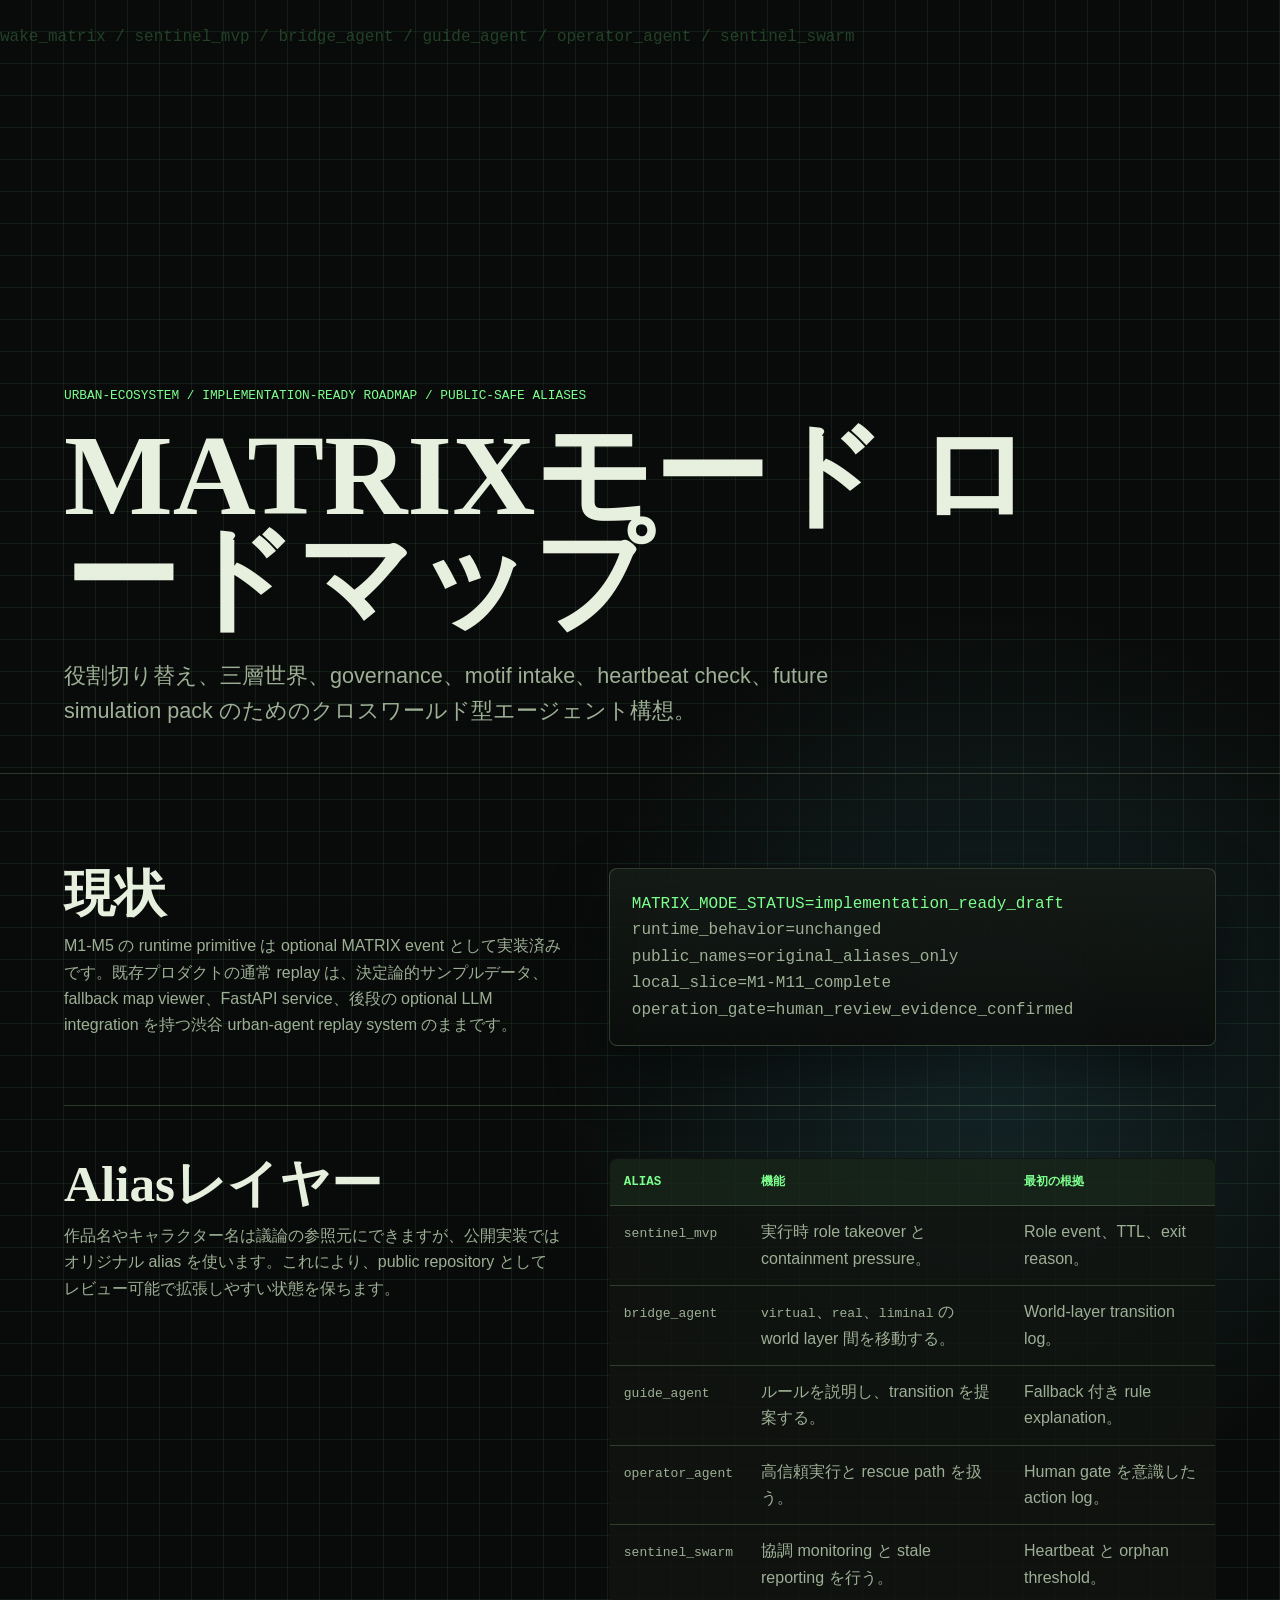
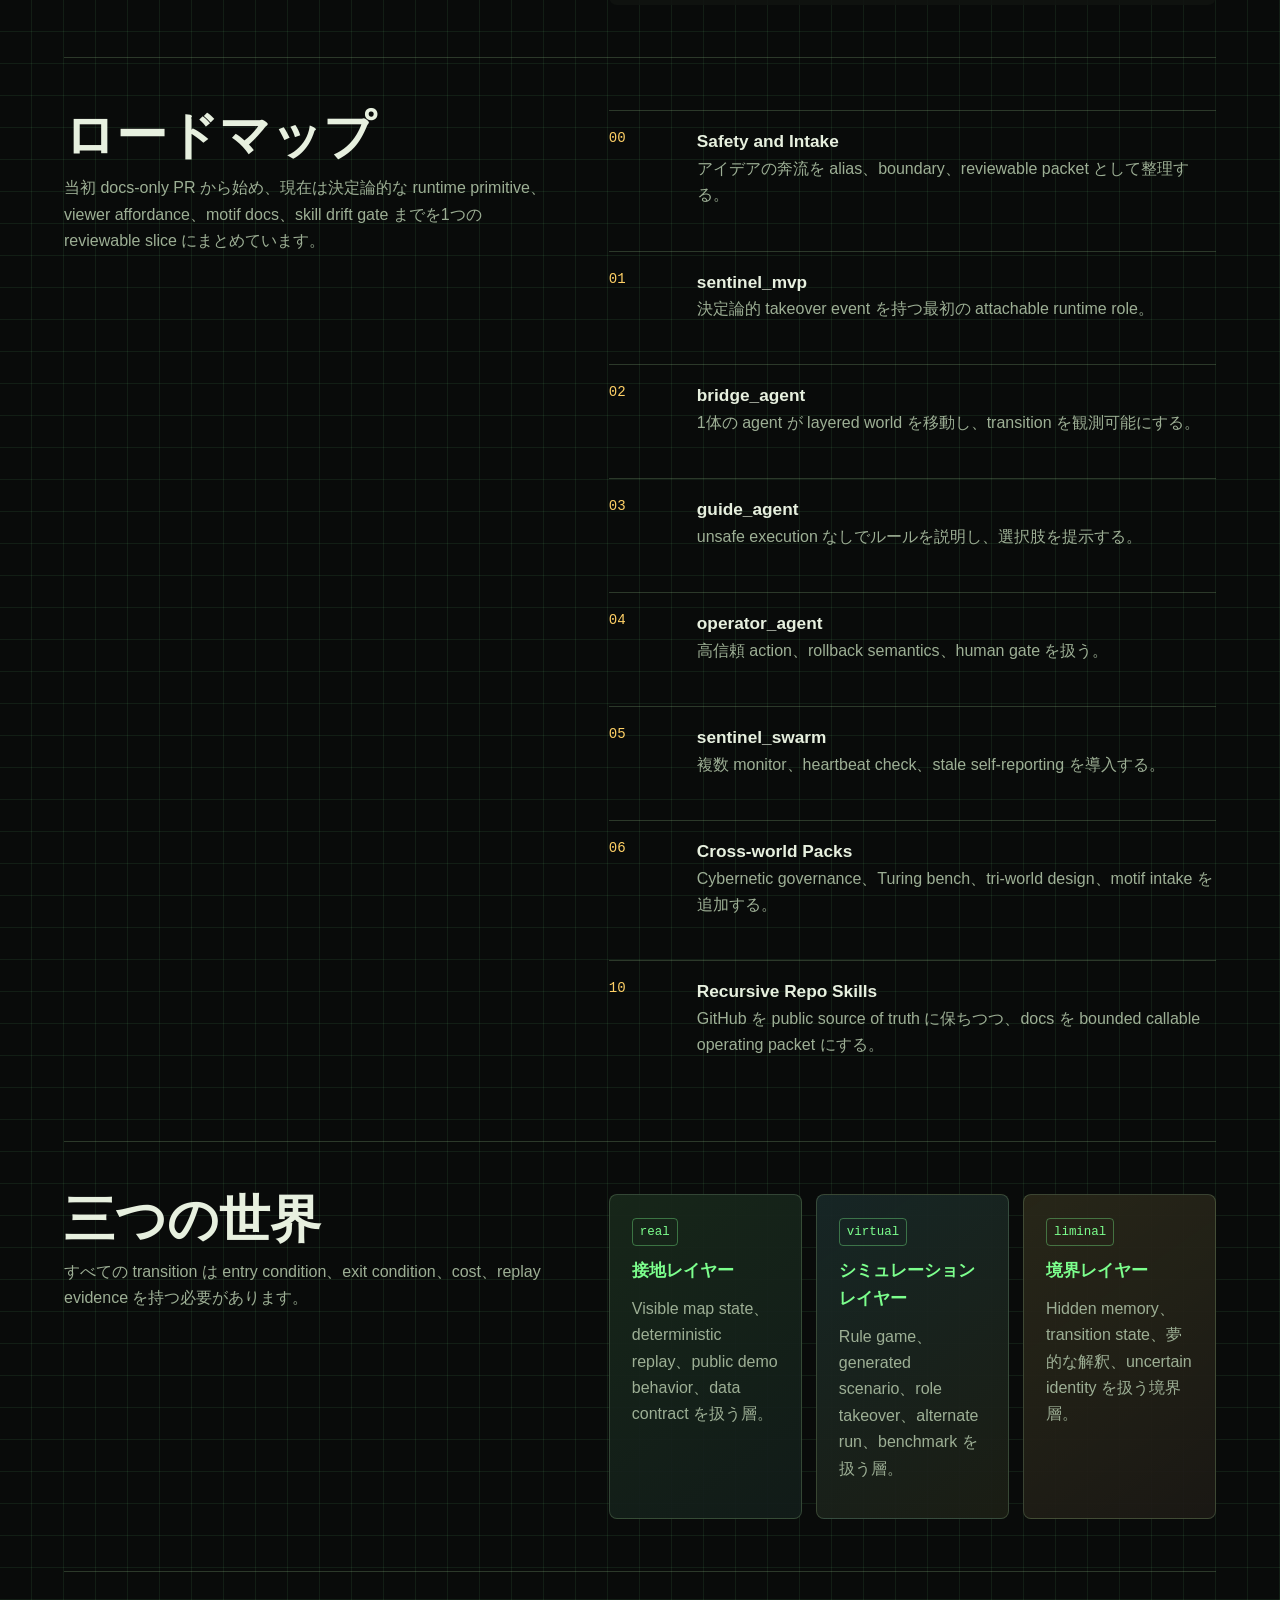
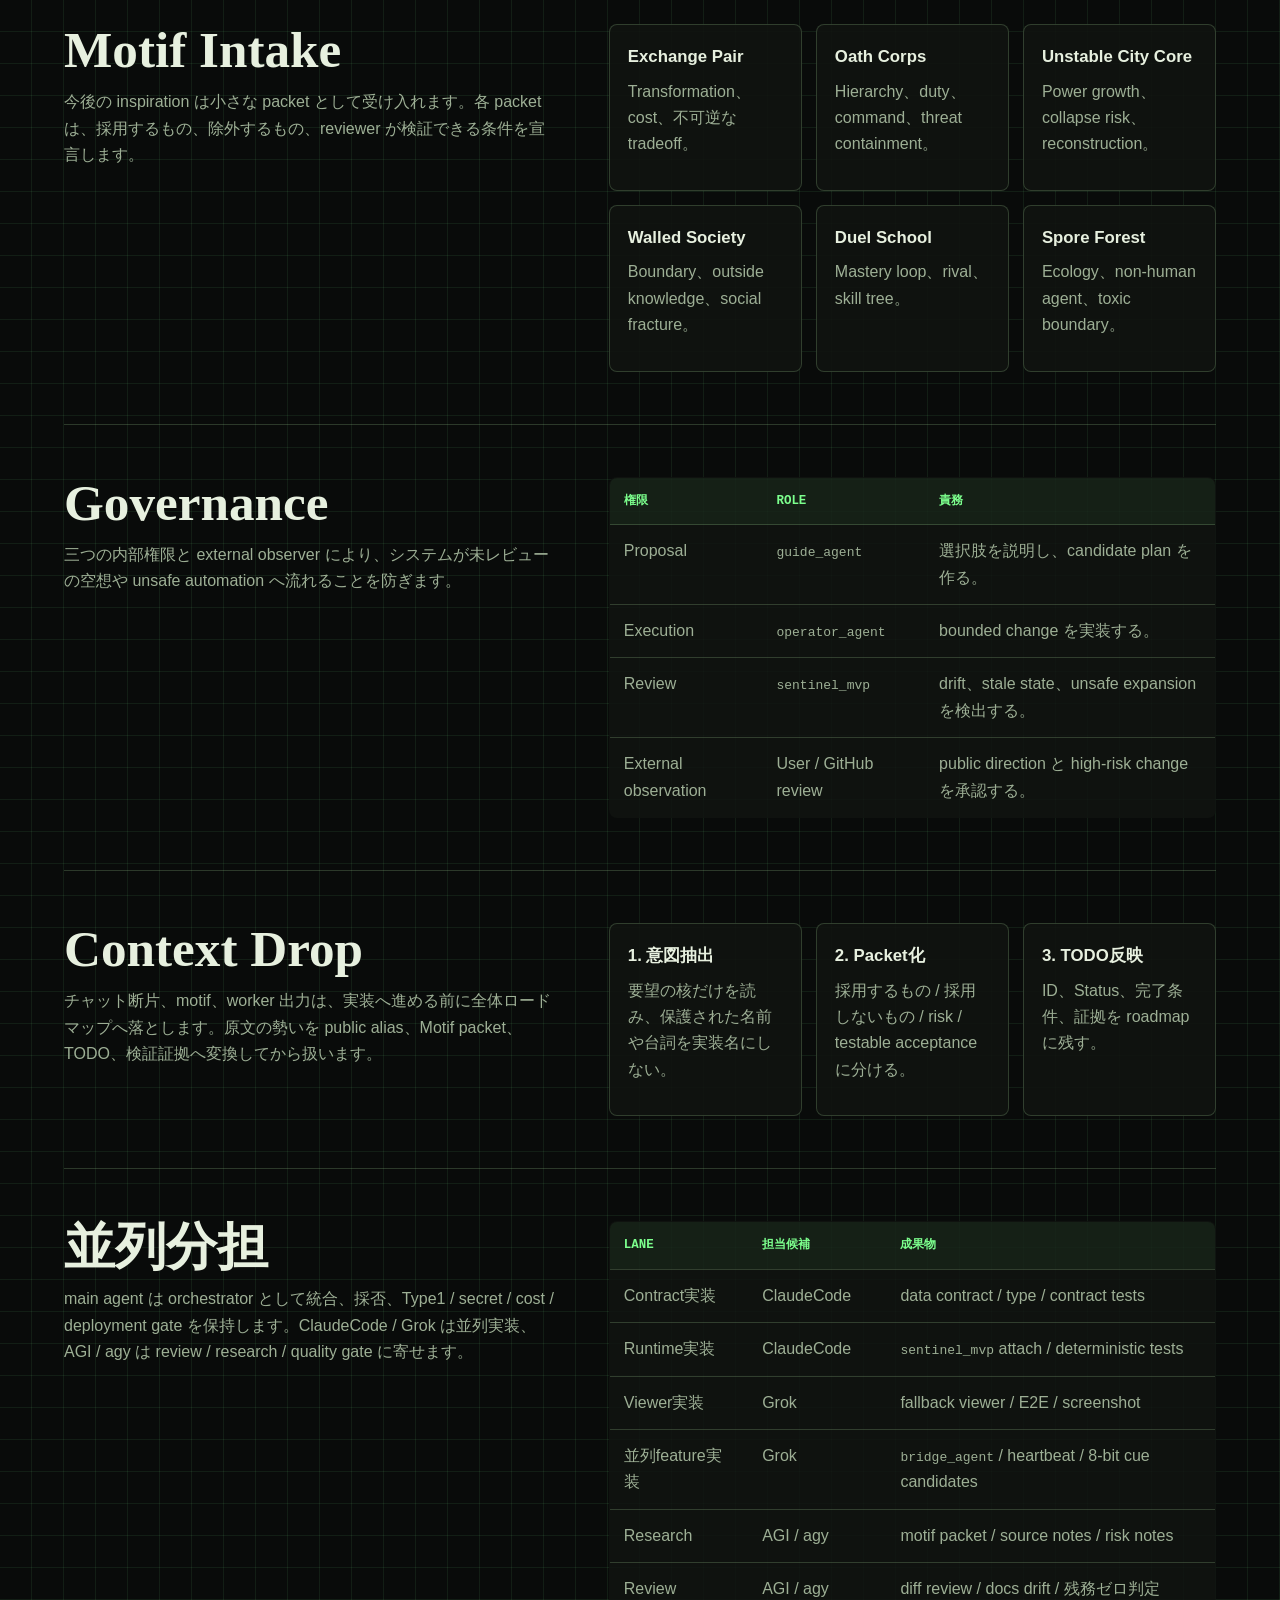
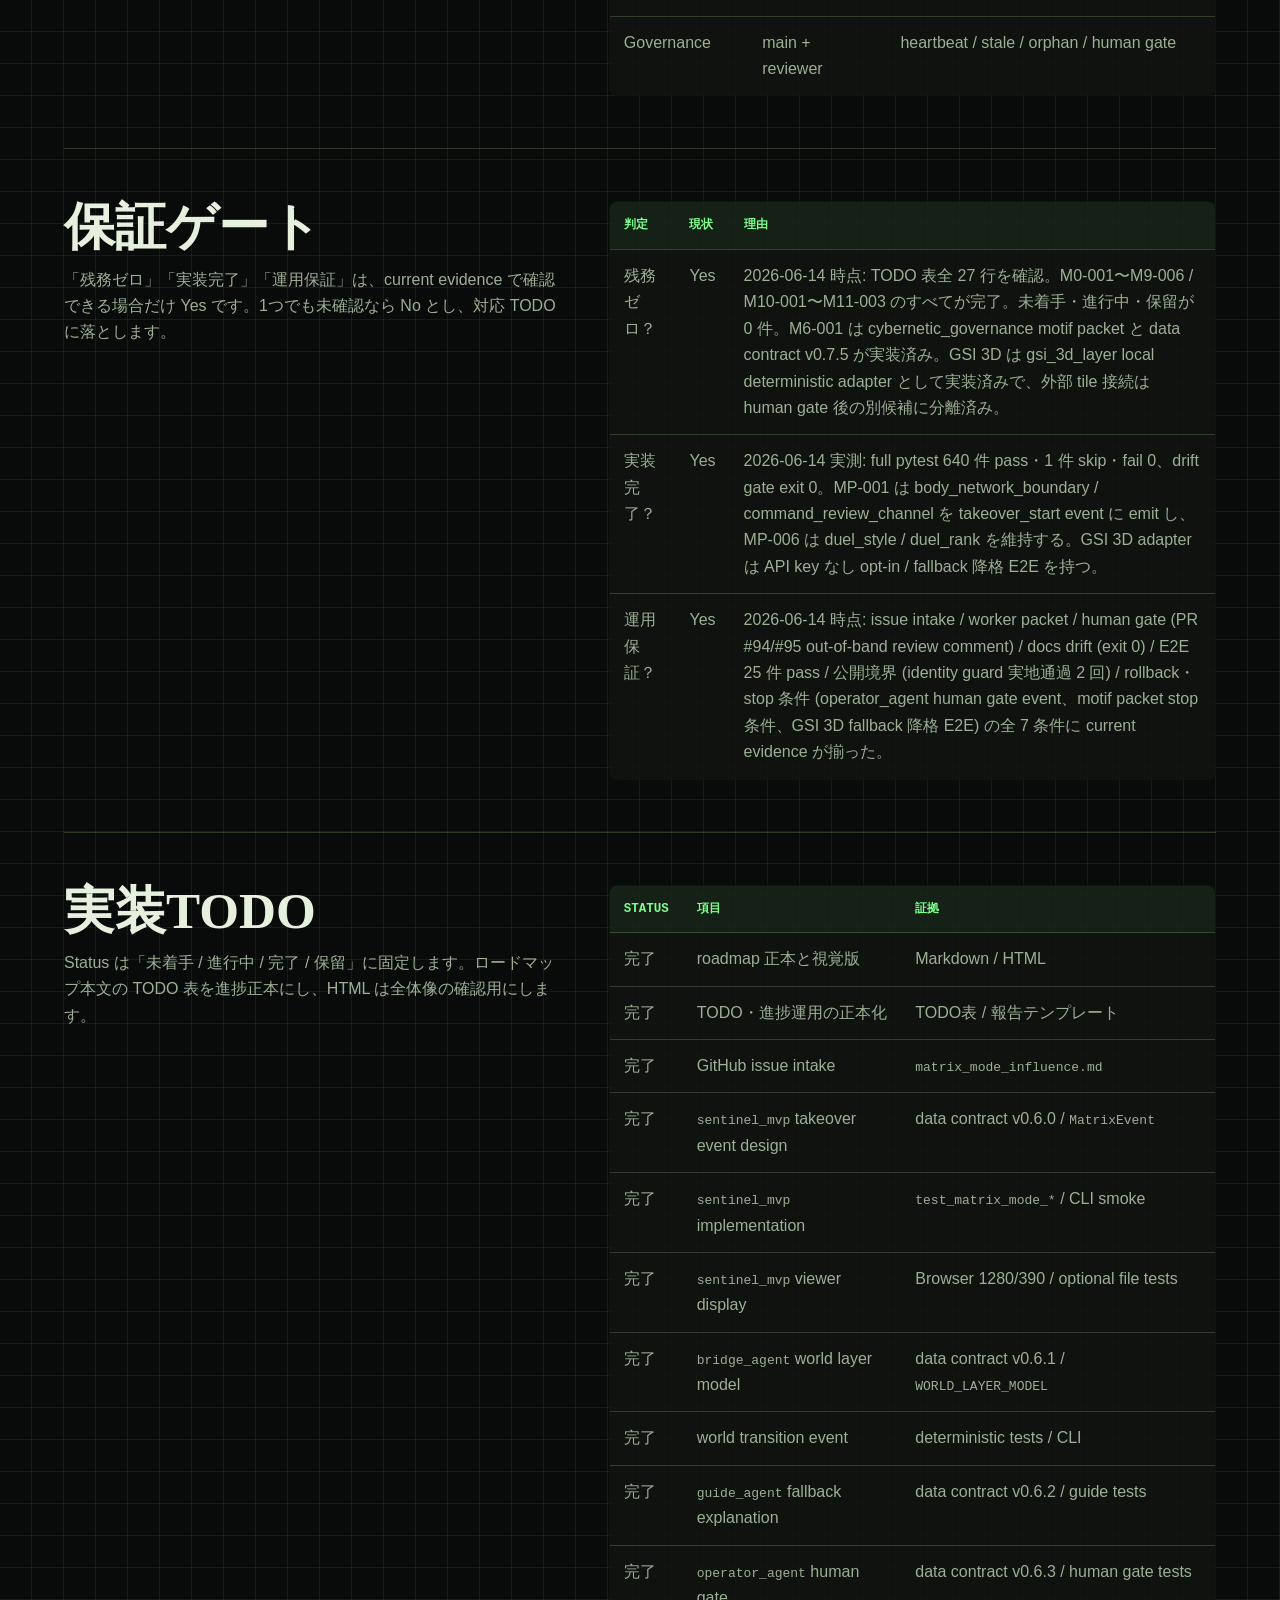
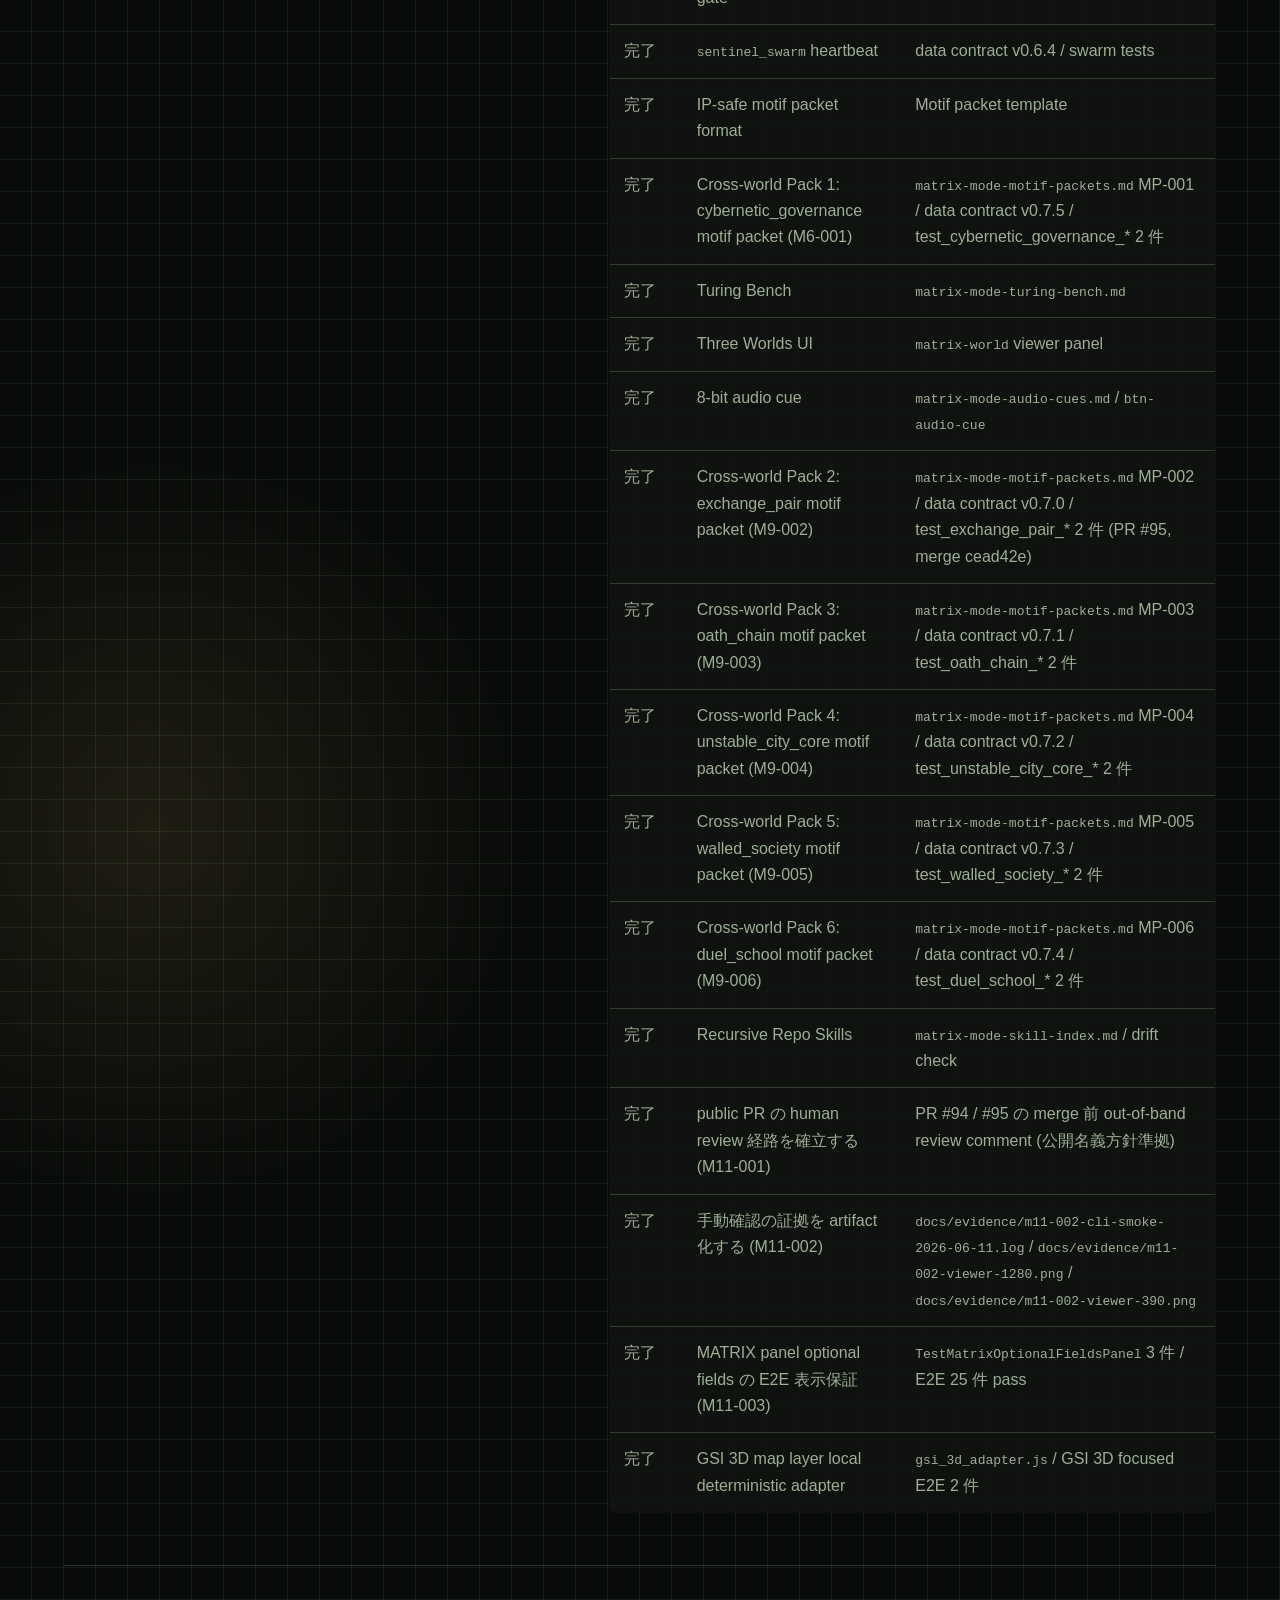
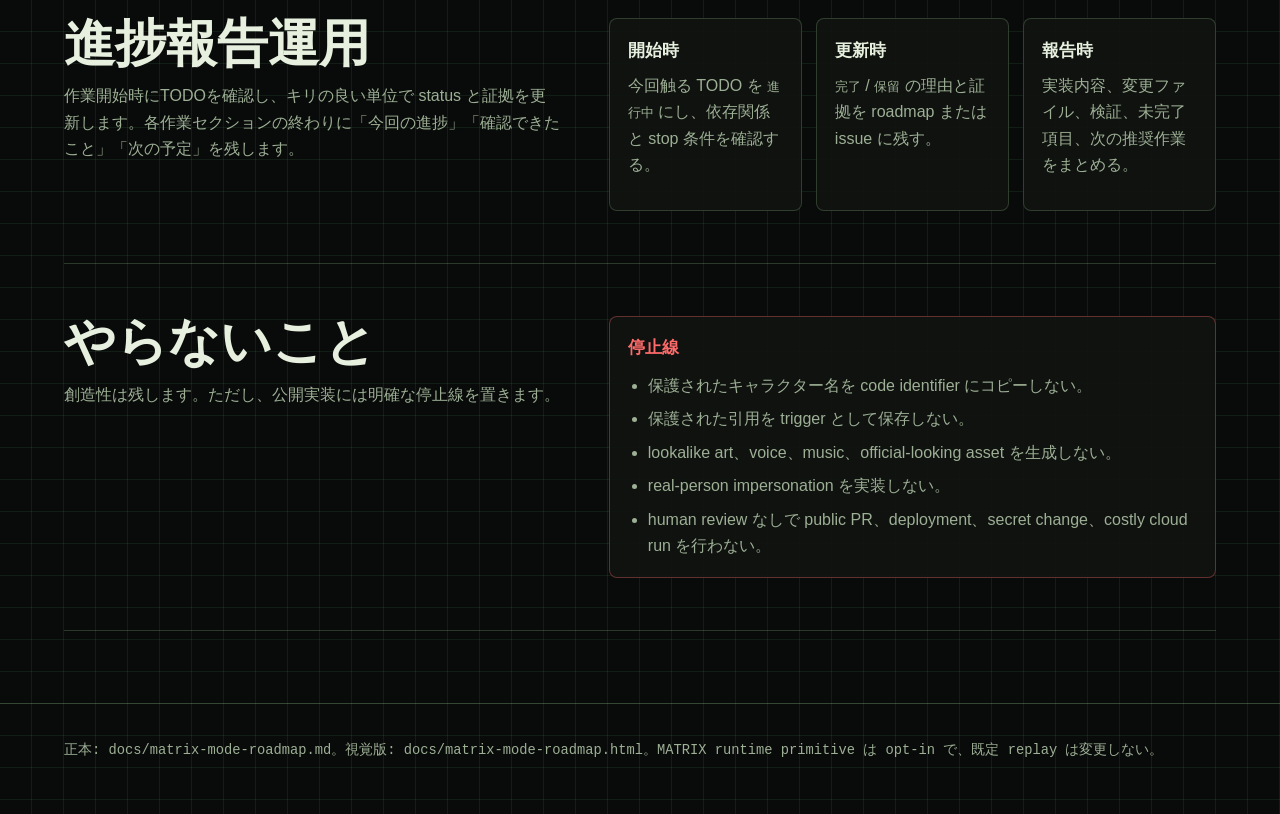
<file: docs/matrix-mode-roadmap.html>
<!doctype html>
<html lang="ja">
<head>
  <meta charset="utf-8">
  <meta name="viewport" content="width=device-width, initial-scale=1">
  <title>MATRIXモード ロードマップ - urban-ecosystem</title>
  <style>
    :root {
      color-scheme: dark;
      --bg: #090b0a;
      --panel: #101411;
      --panel-2: #151b17;
      --ink: #e7f0df;
      --muted: #9daf95;
      --grid: rgba(128, 255, 148, 0.16);
      --line: rgba(168, 220, 157, 0.22);
      --green: #7cff8d;
      --amber: #ffd166;
      --cyan: #66e3ff;
      --red: #ff6b6b;
      --shadow: rgba(0, 0, 0, 0.45);
      --mono: "SFMono-Regular", "Menlo", "Consolas", monospace;
      --sans: "Avenir Next", "Hiragino Sans", "Yu Gothic", sans-serif;
      --serif: "Iowan Old Style", "Hiragino Mincho ProN", "Yu Mincho", serif;
    }

    * {
      box-sizing: border-box;
    }

    body {
      margin: 0;
      background:
        linear-gradient(90deg, transparent 31px, var(--grid) 32px),
        linear-gradient(180deg, transparent 31px, var(--grid) 32px),
        radial-gradient(circle at 78% 12%, rgba(102, 227, 255, 0.12), transparent 28rem),
        radial-gradient(circle at 12% 82%, rgba(255, 209, 102, 0.09), transparent 24rem),
        var(--bg);
      background-size: 32px 32px, 32px 32px, auto, auto, auto;
      color: var(--ink);
      font-family: var(--sans);
      line-height: 1.65;
    }

    a {
      color: var(--cyan);
    }

    .scanline {
      pointer-events: none;
      position: fixed;
      inset: 0;
      z-index: 20;
      background: linear-gradient(rgba(255, 255, 255, 0.035) 1px, transparent 1px);
      background-size: 100% 4px;
      mix-blend-mode: overlay;
      opacity: 0.38;
    }

    header {
      min-height: 86vh;
      display: grid;
      align-items: end;
      padding: 56px clamp(20px, 5vw, 72px) 44px;
      border-bottom: 1px solid var(--line);
      position: relative;
      overflow: hidden;
    }

    header::before {
      content: "wake_matrix / sentinel_mvp / bridge_agent / guide_agent / operator_agent / sentinel_swarm";
      position: absolute;
      top: 24px;
      left: 0;
      right: 0;
      font-family: var(--mono);
      color: rgba(124, 255, 141, 0.22);
      white-space: nowrap;
      animation: ticker 26s linear infinite;
    }

    @keyframes ticker {
      from { transform: translateX(100%); }
      to { transform: translateX(-100%); }
    }

    .kicker {
      font-family: var(--mono);
      color: var(--green);
      letter-spacing: 0;
      text-transform: uppercase;
      font-size: 0.8rem;
      margin-bottom: 18px;
    }

    h1 {
      font-family: var(--serif);
      font-size: clamp(3rem, 9vw, 8.5rem);
      line-height: 0.9;
      max-width: 980px;
      margin: 0;
      font-weight: 700;
    }

    .subtitle {
      max-width: 780px;
      color: var(--muted);
      font-size: clamp(1.05rem, 2vw, 1.35rem);
      margin: 26px 0 0;
    }

    main {
      padding: 42px clamp(20px, 5vw, 72px) 72px;
    }

    .band {
      display: grid;
      grid-template-columns: minmax(0, 0.9fr) minmax(280px, 1.1fr);
      gap: clamp(20px, 4vw, 48px);
      align-items: start;
      padding: 52px 0;
      border-bottom: 1px solid var(--line);
    }

    h2 {
      margin: 0 0 14px;
      font-family: var(--serif);
      font-size: clamp(2rem, 4vw, 4rem);
      line-height: 1;
    }

    h3 {
      margin: 0 0 10px;
      font-size: 1.05rem;
      color: var(--green);
      font-family: var(--mono);
      font-weight: 600;
    }

    p {
      margin: 0 0 14px;
      color: var(--muted);
    }

    .console {
      background: linear-gradient(180deg, rgba(21, 27, 23, 0.94), rgba(11, 14, 12, 0.94));
      border: 1px solid var(--line);
      box-shadow: 0 24px 60px var(--shadow);
      padding: 22px;
      border-radius: 8px;
      font-family: var(--mono);
      color: var(--green);
      overflow-x: auto;
    }

    .console span {
      display: block;
      color: var(--muted);
    }

    .grid {
      display: grid;
      grid-template-columns: repeat(3, minmax(0, 1fr));
      gap: 14px;
    }

    .card {
      background: rgba(16, 20, 17, 0.88);
      border: 1px solid var(--line);
      border-radius: 8px;
      padding: 18px;
      min-height: 154px;
    }

    .card strong {
      display: block;
      color: var(--ink);
      font-size: 1.05rem;
      margin-bottom: 8px;
    }

    .tag {
      display: inline-block;
      border: 1px solid rgba(124, 255, 141, 0.36);
      color: var(--green);
      font-family: var(--mono);
      font-size: 0.78rem;
      padding: 3px 7px;
      border-radius: 4px;
      margin-bottom: 12px;
    }

    .timeline {
      display: grid;
      gap: 12px;
    }

    .step {
      display: grid;
      grid-template-columns: 72px minmax(0, 1fr);
      gap: 16px;
      align-items: start;
      padding: 16px 0;
      border-top: 1px solid var(--line);
    }

    .phase {
      font-family: var(--mono);
      color: var(--amber);
      font-size: 0.88rem;
    }

    .step b {
      color: var(--ink);
      font-size: 1.08rem;
    }

    .matrix-table {
      width: 100%;
      border-collapse: collapse;
      overflow: hidden;
      border-radius: 8px;
      border: 1px solid var(--line);
      background: rgba(16, 20, 17, 0.82);
    }

    .matrix-table th,
    .matrix-table td {
      padding: 13px 14px;
      border-bottom: 1px solid var(--line);
      text-align: left;
      vertical-align: top;
    }

    .matrix-table th {
      color: var(--green);
      font-family: var(--mono);
      font-size: 0.78rem;
      text-transform: uppercase;
      background: rgba(124, 255, 141, 0.06);
    }

    .matrix-table td {
      color: var(--muted);
    }

    .matrix-table tr:last-child td {
      border-bottom: 0;
    }

    .worlds {
      display: grid;
      grid-template-columns: repeat(3, minmax(0, 1fr));
      gap: 14px;
    }

    .world {
      min-height: 210px;
      padding: 22px;
      border: 1px solid var(--line);
      border-radius: 8px;
      background:
        linear-gradient(145deg, rgba(124, 255, 141, 0.08), rgba(102, 227, 255, 0.04)),
        rgba(16, 20, 17, 0.9);
    }

    .world:nth-child(2) {
      background:
        linear-gradient(145deg, rgba(102, 227, 255, 0.09), rgba(255, 209, 102, 0.05)),
        rgba(16, 20, 17, 0.9);
    }

    .world:nth-child(3) {
      background:
        linear-gradient(145deg, rgba(255, 209, 102, 0.1), rgba(255, 107, 107, 0.05)),
        rgba(16, 20, 17, 0.9);
    }

    ul {
      margin: 0;
      padding-left: 20px;
      color: var(--muted);
    }

    li + li {
      margin-top: 7px;
    }

    .danger {
      border-color: rgba(255, 107, 107, 0.35);
    }

    .danger h3 {
      color: var(--red);
    }

    footer {
      padding: 36px clamp(20px, 5vw, 72px) 52px;
      color: var(--muted);
      border-top: 1px solid var(--line);
      font-family: var(--mono);
      font-size: 0.86rem;
    }

    @media (max-width: 900px) {
      header {
        min-height: 76vh;
      }

      .band,
      .grid,
      .worlds {
        grid-template-columns: 1fr;
      }

      .step {
        grid-template-columns: 54px minmax(0, 1fr);
      }

      .matrix-table th,
      .matrix-table td {
        padding: 10px 8px;
        overflow-wrap: anywhere;
      }
    }
  </style>
</head>
<body>
  <div class="scanline"></div>
  <header>
    <div>
      <div class="kicker">urban-ecosystem / implementation-ready roadmap / public-safe aliases</div>
      <h1>MATRIXモード ロードマップ</h1>
      <p class="subtitle">役割切り替え、三層世界、governance、motif intake、heartbeat check、future simulation pack のためのクロスワールド型エージェント構想。</p>
    </div>
  </header>

  <main>
    <section class="band">
      <div>
        <h2>現状</h2>
        <p>M1-M5 の runtime primitive は optional MATRIX event として実装済みです。既存プロダクトの通常 replay は、決定論的サンプルデータ、fallback map viewer、FastAPI service、後段の optional LLM integration を持つ渋谷 urban-agent replay system のままです。</p>
      </div>
      <div class="console" aria-label="ロードマップ状態">
        MATRIX_MODE_STATUS=implementation_ready_draft
        <span>runtime_behavior=unchanged</span>
        <span>public_names=original_aliases_only</span>
        <span>local_slice=M1-M11_complete</span>
        <span>operation_gate=human_review_evidence_confirmed</span>
      </div>
    </section>

    <section class="band">
      <div>
        <h2>Aliasレイヤー</h2>
        <p>作品名やキャラクター名は議論の参照元にできますが、公開実装ではオリジナル alias を使います。これにより、public repository としてレビュー可能で拡張しやすい状態を保ちます。</p>
      </div>
      <table class="matrix-table">
        <thead>
          <tr><th>Alias</th><th>機能</th><th>最初の根拠</th></tr>
        </thead>
        <tbody>
          <tr><td><code>sentinel_mvp</code></td><td>実行時 role takeover と containment pressure。</td><td>Role event、TTL、exit reason。</td></tr>
          <tr><td><code>bridge_agent</code></td><td><code>virtual</code>、<code>real</code>、<code>liminal</code> の world layer 間を移動する。</td><td>World-layer transition log。</td></tr>
          <tr><td><code>guide_agent</code></td><td>ルールを説明し、transition を提案する。</td><td>Fallback 付き rule explanation。</td></tr>
          <tr><td><code>operator_agent</code></td><td>高信頼実行と rescue path を扱う。</td><td>Human gate を意識した action log。</td></tr>
          <tr><td><code>sentinel_swarm</code></td><td>協調 monitoring と stale reporting を行う。</td><td>Heartbeat と orphan threshold。</td></tr>
        </tbody>
      </table>
    </section>

    <section class="band">
      <div>
        <h2>ロードマップ</h2>
        <p>当初 docs-only PR から始め、現在は決定論的な runtime primitive、viewer affordance、motif docs、skill drift gate までを1つの reviewable slice にまとめています。</p>
      </div>
      <div class="timeline">
        <div class="step"><div class="phase">00</div><div><b>Safety and Intake</b><p>アイデアの奔流を alias、boundary、reviewable packet として整理する。</p></div></div>
        <div class="step"><div class="phase">01</div><div><b>sentinel_mvp</b><p>決定論的 takeover event を持つ最初の attachable runtime role。</p></div></div>
        <div class="step"><div class="phase">02</div><div><b>bridge_agent</b><p>1体の agent が layered world を移動し、transition を観測可能にする。</p></div></div>
        <div class="step"><div class="phase">03</div><div><b>guide_agent</b><p>unsafe execution なしでルールを説明し、選択肢を提示する。</p></div></div>
        <div class="step"><div class="phase">04</div><div><b>operator_agent</b><p>高信頼 action、rollback semantics、human gate を扱う。</p></div></div>
        <div class="step"><div class="phase">05</div><div><b>sentinel_swarm</b><p>複数 monitor、heartbeat check、stale self-reporting を導入する。</p></div></div>
        <div class="step"><div class="phase">06</div><div><b>Cross-world Packs</b><p>Cybernetic governance、Turing bench、tri-world design、motif intake を追加する。</p></div></div>
        <div class="step"><div class="phase">10</div><div><b>Recursive Repo Skills</b><p>GitHub を public source of truth に保ちつつ、docs を bounded callable operating packet にする。</p></div></div>
      </div>
    </section>

    <section class="band">
      <div>
        <h2>三つの世界</h2>
        <p>すべての transition は entry condition、exit condition、cost、replay evidence を持つ必要があります。</p>
      </div>
      <div class="worlds">
        <div class="world">
          <span class="tag">real</span>
          <h3>接地レイヤー</h3>
          <p>Visible map state、deterministic replay、public demo behavior、data contract を扱う層。</p>
        </div>
        <div class="world">
          <span class="tag">virtual</span>
          <h3>シミュレーションレイヤー</h3>
          <p>Rule game、generated scenario、role takeover、alternate run、benchmark を扱う層。</p>
        </div>
        <div class="world">
          <span class="tag">liminal</span>
          <h3>境界レイヤー</h3>
          <p>Hidden memory、transition state、夢的な解釈、uncertain identity を扱う境界層。</p>
        </div>
      </div>
    </section>

    <section class="band">
      <div>
        <h2>Motif Intake</h2>
        <p>今後の inspiration は小さな packet として受け入れます。各 packet は、採用するもの、除外するもの、reviewer が検証できる条件を宣言します。</p>
      </div>
      <div class="grid">
        <div class="card"><strong>Exchange Pair</strong><p>Transformation、cost、不可逆な tradeoff。</p></div>
        <div class="card"><strong>Oath Corps</strong><p>Hierarchy、duty、command、threat containment。</p></div>
        <div class="card"><strong>Unstable City Core</strong><p>Power growth、collapse risk、reconstruction。</p></div>
        <div class="card"><strong>Walled Society</strong><p>Boundary、outside knowledge、social fracture。</p></div>
        <div class="card"><strong>Duel School</strong><p>Mastery loop、rival、skill tree。</p></div>
        <div class="card"><strong>Spore Forest</strong><p>Ecology、non-human agent、toxic boundary。</p></div>
      </div>
    </section>

    <section class="band">
      <div>
        <h2>Governance</h2>
        <p>三つの内部権限と external observer により、システムが未レビューの空想や unsafe automation へ流れることを防ぎます。</p>
      </div>
      <table class="matrix-table">
        <thead>
          <tr><th>権限</th><th>Role</th><th>責務</th></tr>
        </thead>
        <tbody>
          <tr><td>Proposal</td><td><code>guide_agent</code></td><td>選択肢を説明し、candidate plan を作る。</td></tr>
          <tr><td>Execution</td><td><code>operator_agent</code></td><td>bounded change を実装する。</td></tr>
          <tr><td>Review</td><td><code>sentinel_mvp</code></td><td>drift、stale state、unsafe expansion を検出する。</td></tr>
          <tr><td>External observation</td><td>User / GitHub review</td><td>public direction と high-risk change を承認する。</td></tr>
        </tbody>
      </table>
    </section>

    <section class="band">
      <div>
        <h2>Context Drop</h2>
        <p>チャット断片、motif、worker 出力は、実装へ進める前に全体ロードマップへ落とします。原文の勢いを public alias、Motif packet、TODO、検証証拠へ変換してから扱います。</p>
      </div>
      <div class="grid">
        <div class="card"><strong>1. 意図抽出</strong><p>要望の核だけを読み、保護された名前や台詞を実装名にしない。</p></div>
        <div class="card"><strong>2. Packet化</strong><p>採用するもの / 採用しないもの / risk / testable acceptance に分ける。</p></div>
        <div class="card"><strong>3. TODO反映</strong><p>ID、Status、完了条件、証拠を roadmap に残す。</p></div>
      </div>
    </section>

    <section class="band">
      <div>
        <h2>並列分担</h2>
        <p>main agent は orchestrator として統合、採否、Type1 / secret / cost / deployment gate を保持します。ClaudeCode / Grok は並列実装、AGI / agy は review / research / quality gate に寄せます。</p>
      </div>
      <table class="matrix-table">
        <thead>
          <tr><th>Lane</th><th>担当候補</th><th>成果物</th></tr>
        </thead>
        <tbody>
          <tr><td>Contract実装</td><td>ClaudeCode</td><td>data contract / type / contract tests</td></tr>
          <tr><td>Runtime実装</td><td>ClaudeCode</td><td><code>sentinel_mvp</code> attach / deterministic tests</td></tr>
          <tr><td>Viewer実装</td><td>Grok</td><td>fallback viewer / E2E / screenshot</td></tr>
          <tr><td>並列feature実装</td><td>Grok</td><td><code>bridge_agent</code> / heartbeat / 8-bit cue candidates</td></tr>
          <tr><td>Research</td><td>AGI / agy</td><td>motif packet / source notes / risk notes</td></tr>
          <tr><td>Review</td><td>AGI / agy</td><td>diff review / docs drift / 残務ゼロ判定</td></tr>
          <tr><td>Governance</td><td>main + reviewer</td><td>heartbeat / stale / orphan / human gate</td></tr>
        </tbody>
      </table>
    </section>

    <section class="band">
      <div>
        <h2>保証ゲート</h2>
        <p>「残務ゼロ」「実装完了」「運用保証」は、current evidence で確認できる場合だけ Yes です。1つでも未確認なら No とし、対応 TODO に落とします。</p>
      </div>
      <table class="matrix-table">
        <thead>
          <tr><th>判定</th><th>現状</th><th>理由</th></tr>
        </thead>
        <tbody>
          <tr><td>残務ゼロ？</td><td>Yes</td><td>2026-06-14 時点: TODO 表全 27 行を確認。M0-001〜M9-006 / M10-001〜M11-003 のすべてが完了。未着手・進行中・保留が 0 件。M6-001 は cybernetic_governance motif packet と data contract v0.7.5 が実装済み。GSI 3D は gsi_3d_layer local deterministic adapter として実装済みで、外部 tile 接続は human gate 後の別候補に分離済み。</td></tr>
          <tr><td>実装完了？</td><td>Yes</td><td>2026-06-14 実測: full pytest 640 件 pass・1 件 skip・fail 0、drift gate exit 0。MP-001 は body_network_boundary / command_review_channel を takeover_start event に emit し、MP-006 は duel_style / duel_rank を維持する。GSI 3D adapter は API key なし opt-in / fallback 降格 E2E を持つ。</td></tr>
          <tr><td>運用保証？</td><td>Yes</td><td>2026-06-14 時点: issue intake / worker packet / human gate (PR #94/#95 out-of-band review comment) / docs drift (exit 0) / E2E 25 件 pass / 公開境界 (identity guard 実地通過 2 回) / rollback・stop 条件 (operator_agent human gate event、motif packet stop 条件、GSI 3D fallback 降格 E2E) の全 7 条件に current evidence が揃った。</td></tr>
        </tbody>
      </table>
    </section>

    <section class="band">
      <div>
        <h2>実装TODO</h2>
        <p>Status は「未着手 / 進行中 / 完了 / 保留」に固定します。ロードマップ本文の TODO 表を進捗正本にし、HTML は全体像の確認用にします。</p>
      </div>
      <table class="matrix-table">
        <thead>
          <tr><th>Status</th><th>項目</th><th>証拠</th></tr>
        </thead>
        <tbody>
          <tr><td>完了</td><td>roadmap 正本と視覚版</td><td>Markdown / HTML</td></tr>
          <tr><td>完了</td><td>TODO・進捗運用の正本化</td><td>TODO表 / 報告テンプレート</td></tr>
          <tr><td>完了</td><td>GitHub issue intake</td><td><code>matrix_mode_influence.md</code></td></tr>
          <tr><td>完了</td><td><code>sentinel_mvp</code> takeover event design</td><td>data contract v0.6.0 / <code>MatrixEvent</code></td></tr>
          <tr><td>完了</td><td><code>sentinel_mvp</code> implementation</td><td><code>test_matrix_mode_*</code> / CLI smoke</td></tr>
          <tr><td>完了</td><td><code>sentinel_mvp</code> viewer display</td><td>Browser 1280/390 / optional file tests</td></tr>
          <tr><td>完了</td><td><code>bridge_agent</code> world layer model</td><td>data contract v0.6.1 / <code>WORLD_LAYER_MODEL</code></td></tr>
          <tr><td>完了</td><td>world transition event</td><td>deterministic tests / CLI</td></tr>
          <tr><td>完了</td><td><code>guide_agent</code> fallback explanation</td><td>data contract v0.6.2 / guide tests</td></tr>
          <tr><td>完了</td><td><code>operator_agent</code> human gate</td><td>data contract v0.6.3 / human gate tests</td></tr>
          <tr><td>完了</td><td><code>sentinel_swarm</code> heartbeat</td><td>data contract v0.6.4 / swarm tests</td></tr>
          <tr><td>完了</td><td>IP-safe motif packet format</td><td>Motif packet template</td></tr>
          <tr><td>完了</td><td>Cross-world Pack 1: cybernetic_governance motif packet (M6-001)</td><td><code>matrix-mode-motif-packets.md</code> MP-001 / data contract v0.7.5 / test_cybernetic_governance_* 2 件</td></tr>
          <tr><td>完了</td><td>Turing Bench</td><td><code>matrix-mode-turing-bench.md</code></td></tr>
          <tr><td>完了</td><td>Three Worlds UI</td><td><code>matrix-world</code> viewer panel</td></tr>
          <tr><td>完了</td><td>8-bit audio cue</td><td><code>matrix-mode-audio-cues.md</code> / <code>btn-audio-cue</code></td></tr>
          <tr><td>完了</td><td>Cross-world Pack 2: exchange_pair motif packet (M9-002)</td><td><code>matrix-mode-motif-packets.md</code> MP-002 / data contract v0.7.0 / test_exchange_pair_* 2 件 (PR #95, merge cead42e)</td></tr>
          <tr><td>完了</td><td>Cross-world Pack 3: oath_chain motif packet (M9-003)</td><td><code>matrix-mode-motif-packets.md</code> MP-003 / data contract v0.7.1 / test_oath_chain_* 2 件</td></tr>
          <tr><td>完了</td><td>Cross-world Pack 4: unstable_city_core motif packet (M9-004)</td><td><code>matrix-mode-motif-packets.md</code> MP-004 / data contract v0.7.2 / test_unstable_city_core_* 2 件</td></tr>
          <tr><td>完了</td><td>Cross-world Pack 5: walled_society motif packet (M9-005)</td><td><code>matrix-mode-motif-packets.md</code> MP-005 / data contract v0.7.3 / test_walled_society_* 2 件</td></tr>
          <tr><td>完了</td><td>Cross-world Pack 6: duel_school motif packet (M9-006)</td><td><code>matrix-mode-motif-packets.md</code> MP-006 / data contract v0.7.4 / test_duel_school_* 2 件</td></tr>
          <tr><td>完了</td><td>Recursive Repo Skills</td><td><code>matrix-mode-skill-index.md</code> / drift check</td></tr>
          <tr><td>完了</td><td>public PR の human review 経路を確立する (M11-001)</td><td>PR #94 / #95 の merge 前 out-of-band review comment (公開名義方針準拠)</td></tr>
          <tr><td>完了</td><td>手動確認の証拠を artifact 化する (M11-002)</td><td><code>docs/evidence/m11-002-cli-smoke-2026-06-11.log</code> / <code>docs/evidence/m11-002-viewer-1280.png</code> / <code>docs/evidence/m11-002-viewer-390.png</code></td></tr>
          <tr><td>完了</td><td>MATRIX panel optional fields の E2E 表示保証 (M11-003)</td><td><code>TestMatrixOptionalFieldsPanel</code> 3 件 / E2E 25 件 pass</td></tr>
          <tr><td>完了</td><td>GSI 3D map layer local deterministic adapter</td><td><code>gsi_3d_adapter.js</code> / GSI 3D focused E2E 2 件</td></tr>
        </tbody>
      </table>
    </section>

    <section class="band">
      <div>
        <h2>進捗報告運用</h2>
        <p>作業開始時にTODOを確認し、キリの良い単位で status と証拠を更新します。各作業セクションの終わりに「今回の進捗」「確認できたこと」「次の予定」を残します。</p>
      </div>
      <div class="grid">
        <div class="card"><strong>開始時</strong><p>今回触る TODO を <code>進行中</code> にし、依存関係と stop 条件を確認する。</p></div>
        <div class="card"><strong>更新時</strong><p><code>完了</code> / <code>保留</code> の理由と証拠を roadmap または issue に残す。</p></div>
        <div class="card"><strong>報告時</strong><p>実装内容、変更ファイル、検証、未完了項目、次の推奨作業をまとめる。</p></div>
      </div>
    </section>

    <section class="band">
      <div>
        <h2>やらないこと</h2>
        <p>創造性は残します。ただし、公開実装には明確な停止線を置きます。</p>
      </div>
      <div class="card danger">
        <h3>停止線</h3>
        <ul>
          <li>保護されたキャラクター名を code identifier にコピーしない。</li>
          <li>保護された引用を trigger として保存しない。</li>
          <li>lookalike art、voice、music、official-looking asset を生成しない。</li>
          <li>real-person impersonation を実装しない。</li>
          <li>human review なしで public PR、deployment、secret change、costly cloud run を行わない。</li>
        </ul>
      </div>
    </section>
  </main>

  <footer>
    正本: docs/matrix-mode-roadmap.md。視覚版: docs/matrix-mode-roadmap.html。MATRIX runtime primitive は opt-in で、既定 replay は変更しない。
  </footer>
</body>
</html>
</file>
